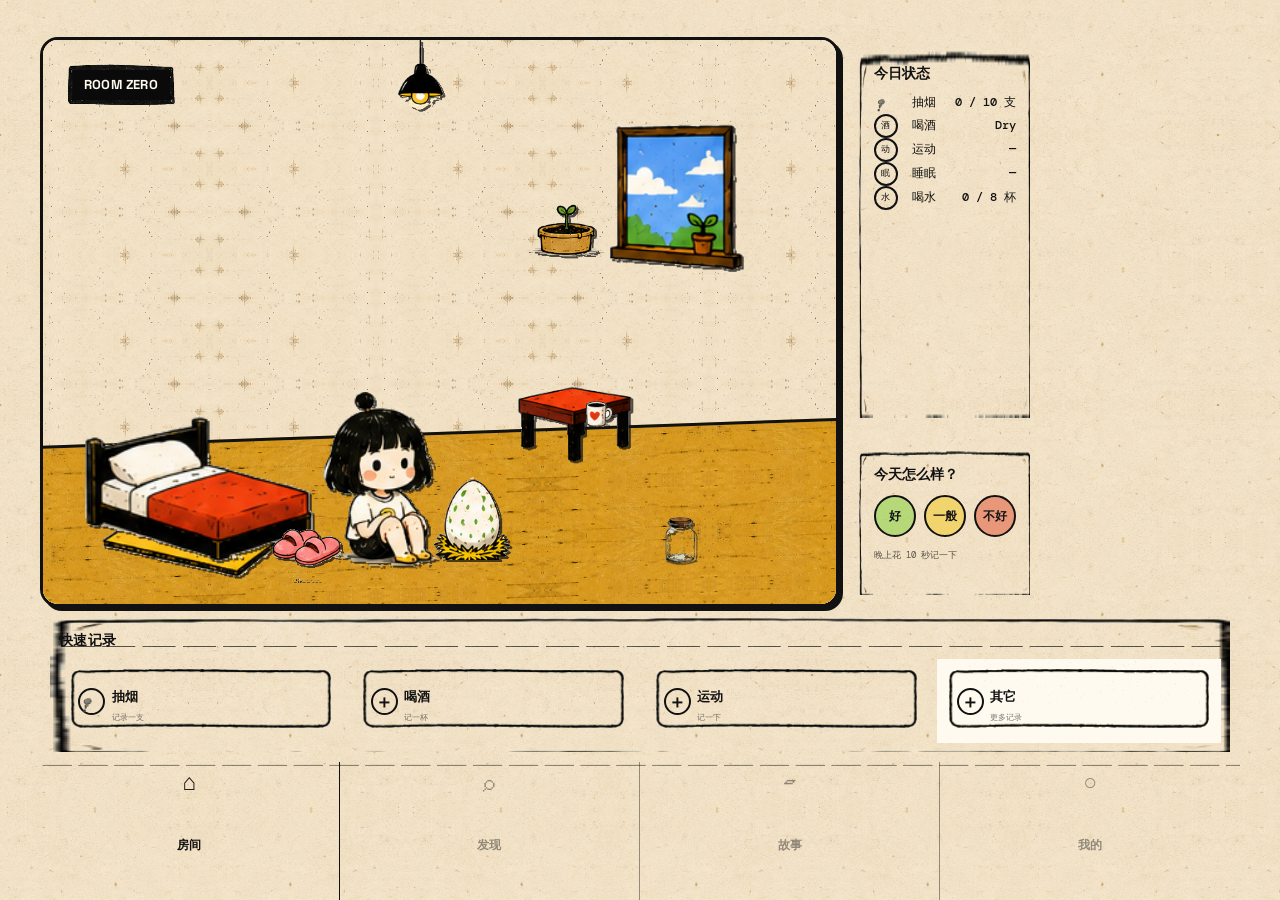
<file: index.html>
<!doctype html>
<html lang="zh-CN">
  <head>
    <meta charset="UTF-8" />
    <meta name="viewport" content="width=device-width, initial-scale=1, viewport-fit=cover" />
    <meta name="theme-color" content="#f7f3e8" />
    <meta name="description" content="ALIVE · 把自己养回来。" />
    <meta name="mobile-web-app-capable" content="yes" />
    <meta name="apple-mobile-web-app-capable" content="yes" />
    <title>ALIVE · Room Zero</title>
    <link rel="stylesheet" href="./styles.css?v=5.6-layout-fix" />
  </head>
  <body>
    <div class="app-shell" id="app-shell" data-mode="folded" data-layout-mode="folded">
      <main class="app-main" id="app" aria-live="polite"></main>
    </div>
    <div class="toast" id="toast" role="status" aria-live="polite"></div>
    <div class="sheet-backdrop" id="sheet-backdrop"></div>
    <section class="bottom-sheet" id="bottom-sheet" role="dialog" aria-modal="true" aria-labelledby="sheet-title" hidden></section>
    <script type="module" src="./app.js?v=5.6-layout-fix"></script>
  </body>
</html>
</file>
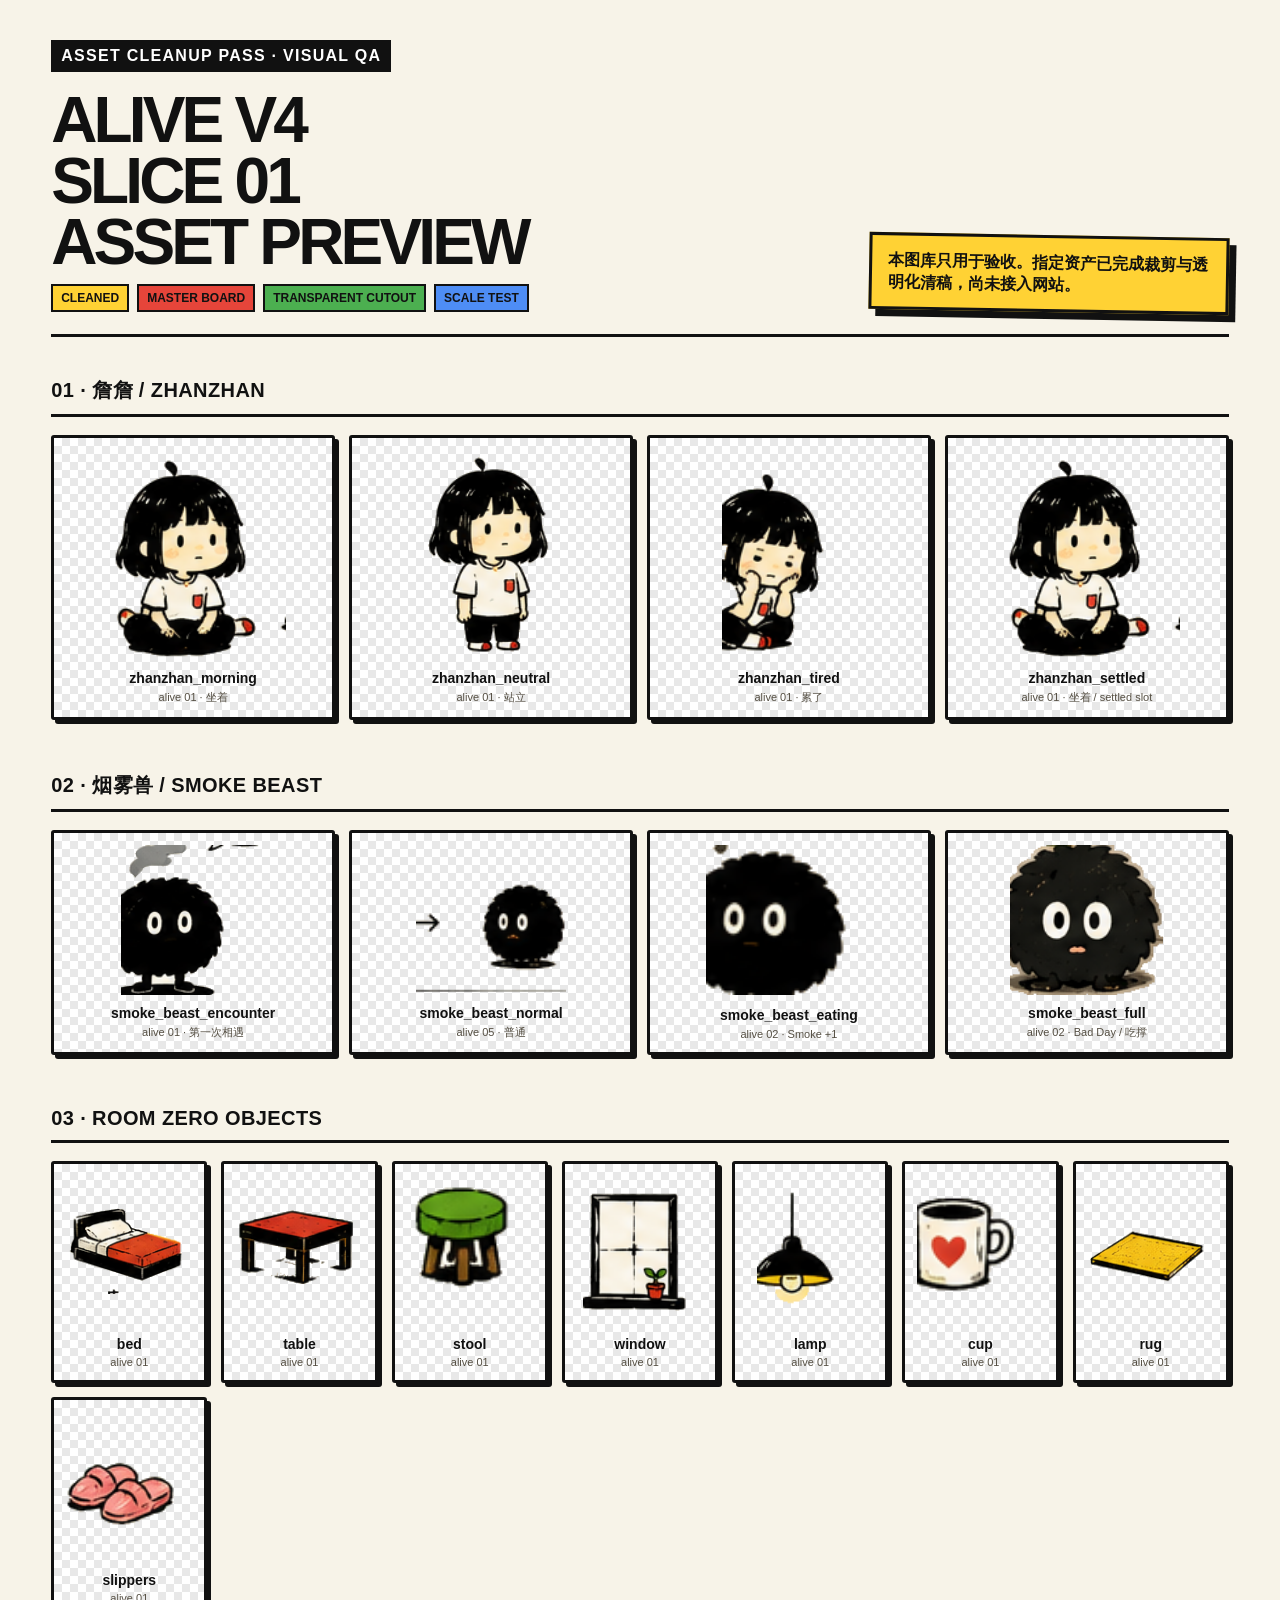
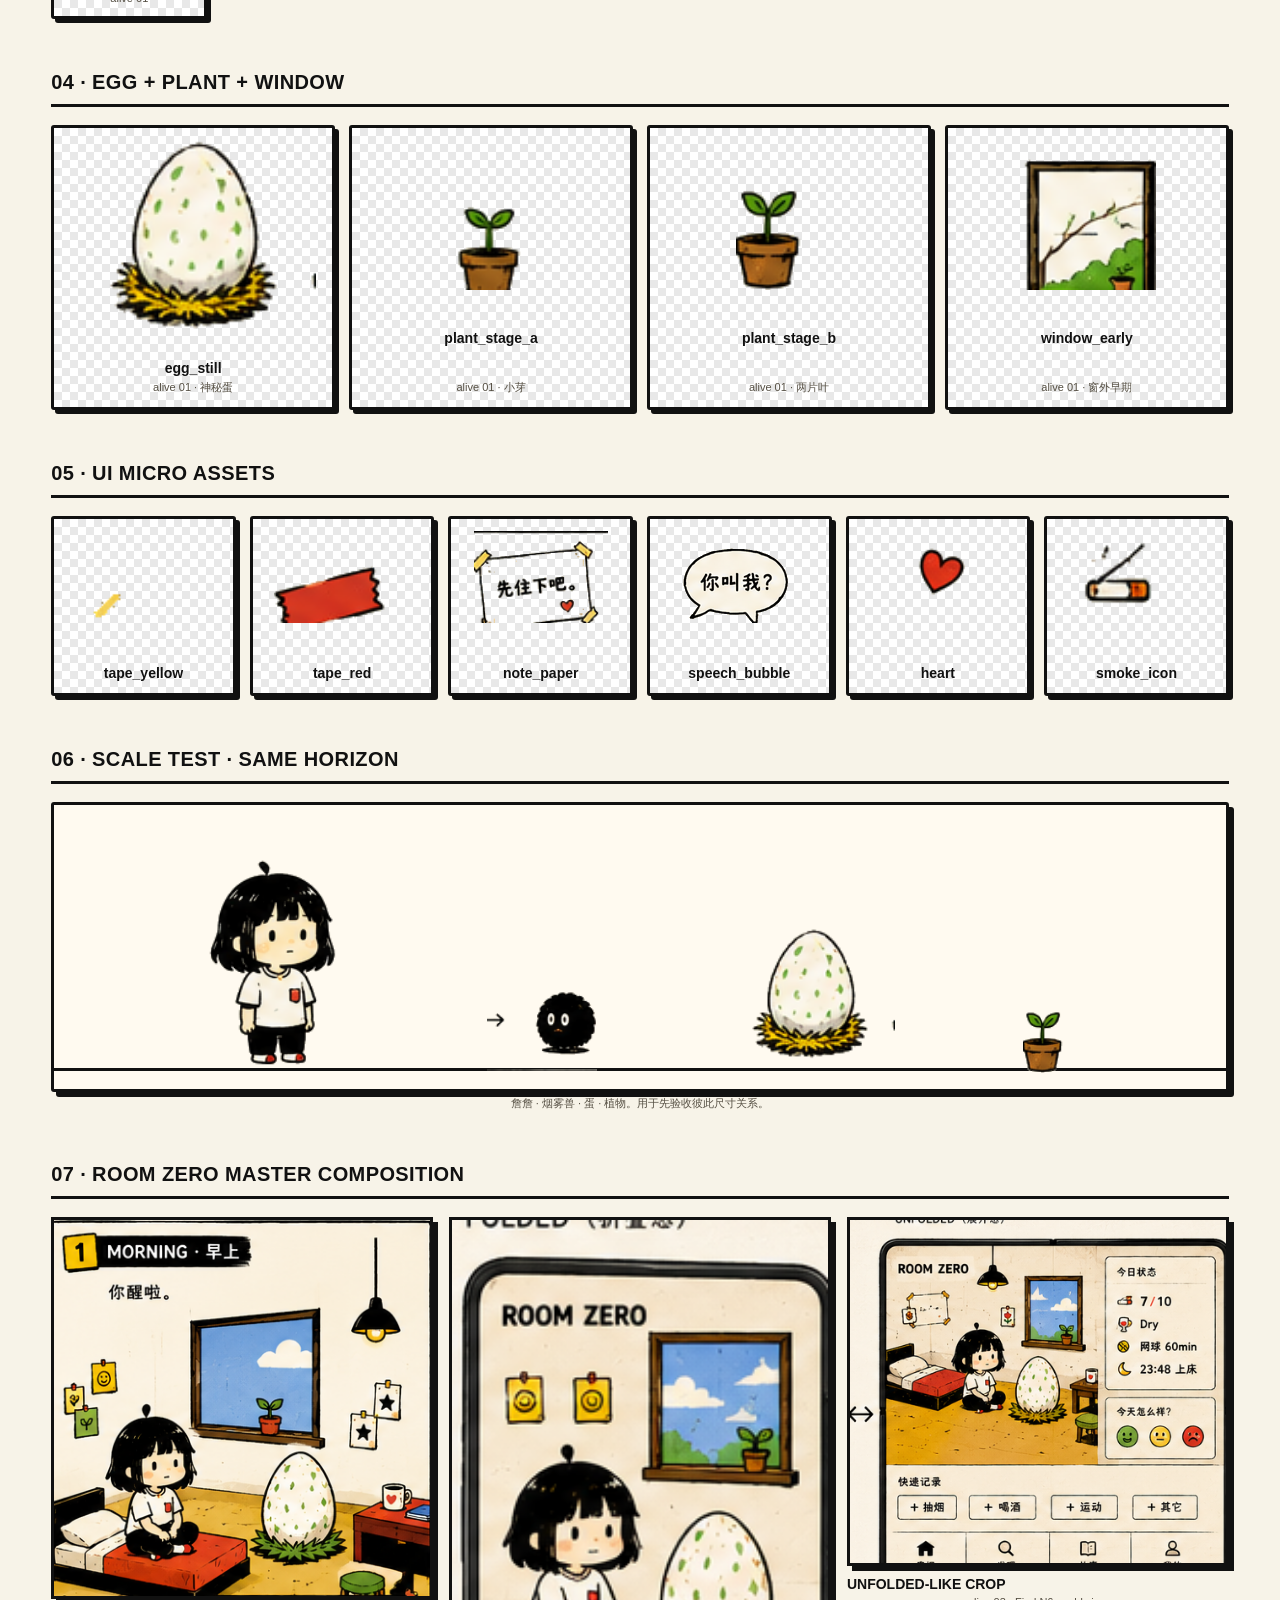
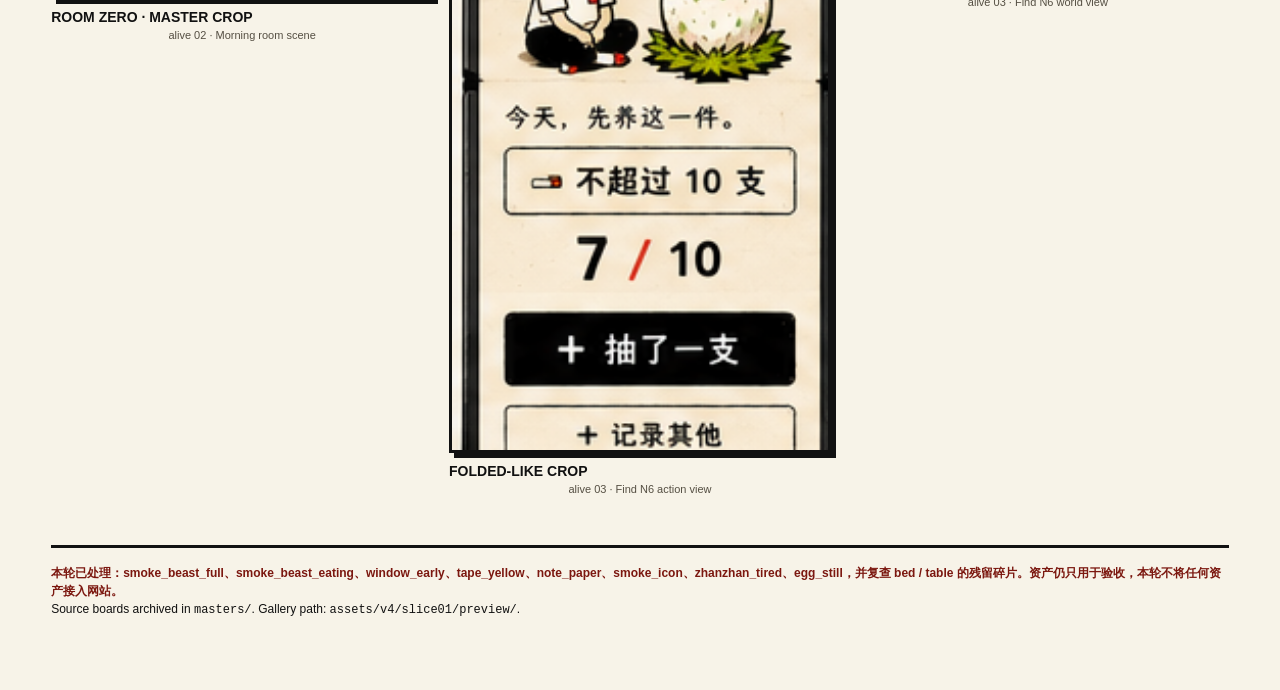
<file: assets/v4/slice01/preview/ALIVE_V4_SLICE01_ASSET_PREVIEW_GALLERY.html>
<!doctype html>
<html lang="zh-CN">
<head>
  <meta charset="utf-8">
  <meta name="viewport" content="width=device-width, initial-scale=1, viewport-fit=cover">
  <title>ALIVE V4 · Slice 01 Asset Preview Gallery</title>
  <style>
    :root{--paper:#f7f3e8;--ink:#111;--yellow:#ffd234;--red:#e6453a;--green:#4caf50;--blue:#4e8df5;--line:3px solid var(--ink)}
    *{box-sizing:border-box} body{margin:0;background:#151515;color:var(--ink);font-family:Arial,Helvetica,sans-serif}
    main{max-width:1320px;margin:0 auto;background:var(--paper);min-height:100vh;padding:28px clamp(16px,4vw,52px) 72px}
    h1,h2,h3,p{margin:0} h1{font-size:clamp(30px,5vw,68px);line-height:.95;letter-spacing:-.06em;text-transform:uppercase}
    h2{font-size:20px;letter-spacing:.02em;text-transform:uppercase;border-bottom:var(--line);padding:10px 0;margin-bottom:18px}
    h3{font-size:14px;margin-top:10px} .kicker{display:inline-block;background:var(--ink);color:#fff;padding:7px 10px;font-weight:800;letter-spacing:.08em;margin:12px 0 18px}
    .intro{display:flex;justify-content:space-between;gap:24px;align-items:flex-end;border-bottom:var(--line);padding-bottom:22px;margin-bottom:28px}
    .note{max-width:360px;background:var(--yellow);border:var(--line);padding:14px 16px;box-shadow:7px 7px 0 var(--ink);font-weight:700;line-height:1.35;transform:rotate(1deg)}
    section{margin:30px 0 42px}.grid{display:grid;grid-template-columns:repeat(auto-fit,minmax(150px,1fr));gap:14px}
    .card{border:var(--line);background:#fffaf0;min-height:180px;padding:12px;display:flex;flex-direction:column;align-items:center;justify-content:space-between;box-shadow:4px 4px 0 var(--ink)}
    .card.wide{align-items:stretch}.asset{width:100%;height:150px;object-fit:contain}.asset.tall{height:210px}.asset.small{height:92px}.source{font-size:11px;color:#554f43;margin-top:4px;text-align:center}
    .checker{background-color:#fff;border-radius:3px;background-image:linear-gradient(45deg,#e8e8e8 25%,transparent 25%),linear-gradient(-45deg,#e8e8e8 25%,transparent 25%),linear-gradient(45deg,transparent 75%,#e8e8e8 75%),linear-gradient(-45deg,transparent 75%,#e8e8e8 75%);background-size:16px 16px;background-position:0 0,0 8px,8px -8px,-8px 0}
    .composition{display:grid;grid-template-columns:repeat(auto-fit,minmax(240px,1fr));gap:16px}.composition img{width:100%;display:block;border:var(--line);background:#fffaf0;box-shadow:5px 5px 0 var(--ink)}
    .scale-stage{height:290px;position:relative;border:var(--line);background:#fffaf0;overflow:hidden;display:flex;align-items:flex-end;justify-content:space-evenly;padding:0 10px 16px;box-shadow:5px 5px 0 var(--ink)}
    .scale-stage:after{content:"";position:absolute;left:0;right:0;bottom:18px;border-bottom:3px solid var(--ink)}
    .scale-stage img{position:relative;z-index:1;object-fit:contain;object-position:center bottom;max-width:26%;height:220px}.scale-stage img:nth-child(2){height:110px}.scale-stage img:nth-child(3){height:145px}.scale-stage img:nth-child(4){height:92px}
    .legend{display:flex;flex-wrap:wrap;gap:8px;margin:12px 0 0}.legend span{border:2px solid var(--ink);padding:5px 8px;font-size:12px;font-weight:700;background:#fffaf0}.legend .yellow{background:var(--yellow)}.legend .red{background:var(--red)}.legend .green{background:var(--green)}.legend .blue{background:var(--blue)}
    footer{border-top:var(--line);padding-top:16px;margin-top:50px;font-size:12px;line-height:1.5}.warning{color:#7b170f;font-weight:700}
    @media(max-width:560px){main{padding-top:18px}.intro{display:block}.note{margin-top:26px}.grid{grid-template-columns:repeat(2,minmax(0,1fr))}.card{min-height:155px;padding:8px}.asset{height:118px}.asset.tall{height:170px}.scale-stage{height:220px}.scale-stage img{height:170px}.scale-stage img:nth-child(2){height:82px}.scale-stage img:nth-child(3){height:105px}.scale-stage img:nth-child(4){height:70px}}
  </style>
</head>
<body>
<main>
  <div class="intro"><div><div class="kicker">ASSET CLEANUP PASS · VISUAL QA</div><h1>ALIVE V4<br>SLICE 01<br>ASSET PREVIEW</h1><div class="legend"><span class="yellow">CLEANED</span><span class="red">MASTER BOARD</span><span class="green">TRANSPARENT CUTOUT</span><span class="blue">SCALE TEST</span></div></div><div class="note">本图库只用于验收。指定资产已完成裁剪与透明化清稿，尚未接入网站。</div></div>

  <section><h2>01 · 詹詹 / ZHANZHAN</h2><div class="grid">
    <article class="card checker"><img class="asset tall" src="../characters/zhanzhan/zhanzhan_morning.png"><h3>zhanzhan_morning</h3><div class="source">alive 01 · 坐着</div></article>
    <article class="card checker"><img class="asset tall" src="../characters/zhanzhan/zhanzhan_neutral.png"><h3>zhanzhan_neutral</h3><div class="source">alive 01 · 站立</div></article>
    <article class="card checker"><img class="asset tall" src="../characters/zhanzhan/zhanzhan_tired.png"><h3>zhanzhan_tired</h3><div class="source">alive 01 · 累了</div></article>
    <article class="card checker"><img class="asset tall" src="../characters/zhanzhan/zhanzhan_settled.png"><h3>zhanzhan_settled</h3><div class="source">alive 01 · 坐着 / settled slot</div></article>
  </div></section>

  <section><h2>02 · 烟雾兽 / SMOKE BEAST</h2><div class="grid">
    <article class="card checker"><img class="asset" src="../characters/smoke-beast/smoke_beast_encounter.png"><h3>smoke_beast_encounter</h3><div class="source">alive 01 · 第一次相遇</div></article>
    <article class="card checker"><img class="asset" src="../characters/smoke-beast/smoke_beast_normal.png"><h3>smoke_beast_normal</h3><div class="source">alive 05 · 普通</div></article>
    <article class="card checker"><img class="asset" src="../characters/smoke-beast/smoke_beast_eating.png"><h3>smoke_beast_eating</h3><div class="source">alive 02 · Smoke +1</div></article>
    <article class="card checker"><img class="asset" src="../characters/smoke-beast/smoke_beast_full.png"><h3>smoke_beast_full</h3><div class="source">alive 02 · Bad Day / 吃撑</div></article>
  </div></section>

  <section><h2>03 · ROOM ZERO OBJECTS</h2><div class="grid">
    <article class="card checker"><img class="asset" src="../room/bed.png"><h3>bed</h3><div class="source">alive 01</div></article>
    <article class="card checker"><img class="asset" src="../room/table.png"><h3>table</h3><div class="source">alive 01</div></article>
    <article class="card checker"><img class="asset" src="../room/stool.png"><h3>stool</h3><div class="source">alive 01</div></article>
    <article class="card checker"><img class="asset" src="../room/window.png"><h3>window</h3><div class="source">alive 01</div></article>
    <article class="card checker"><img class="asset" src="../room/lamp.png"><h3>lamp</h3><div class="source">alive 01</div></article>
    <article class="card checker"><img class="asset" src="../room/cup.png"><h3>cup</h3><div class="source">alive 01</div></article>
    <article class="card checker"><img class="asset" src="../room/rug.png"><h3>rug</h3><div class="source">alive 01</div></article>
    <article class="card checker"><img class="asset" src="../room/slippers.png"><h3>slippers</h3><div class="source">alive 01</div></article>
  </div></section>

  <section><h2>04 · EGG + PLANT + WINDOW</h2><div class="grid">
    <article class="card checker"><img class="asset tall" src="../world/egg_still.png"><h3>egg_still</h3><div class="source">alive 01 · 神秘蛋</div></article>
    <article class="card checker"><img class="asset" src="../world/plant_stage_a.png"><h3>plant_stage_a</h3><div class="source">alive 01 · 小芽</div></article>
    <article class="card checker"><img class="asset" src="../world/plant_stage_b.png"><h3>plant_stage_b</h3><div class="source">alive 01 · 两片叶</div></article>
    <article class="card checker"><img class="asset" src="../world/window_early.png"><h3>window_early</h3><div class="source">alive 01 · 窗外早期</div></article>
  </div></section>

  <section><h2>05 · UI MICRO ASSETS</h2><div class="grid">
    <article class="card checker"><img class="asset small" src="../ui/tape_yellow.png"><h3>tape_yellow</h3></article>
    <article class="card checker"><img class="asset small" src="../ui/tape_red.png"><h3>tape_red</h3></article>
    <article class="card checker"><img class="asset small" src="../ui/note_paper.png"><h3>note_paper</h3></article>
    <article class="card checker"><img class="asset small" src="../ui/speech_bubble.png"><h3>speech_bubble</h3></article>
    <article class="card checker"><img class="asset small" src="../ui/heart.png"><h3>heart</h3></article>
    <article class="card checker"><img class="asset small" src="../ui/smoke_icon.png"><h3>smoke_icon</h3></article>
  </div></section>

  <section><h2>06 · SCALE TEST · SAME HORIZON</h2><div class="scale-stage checker"><img src="../characters/zhanzhan/zhanzhan_neutral.png"><img src="../characters/smoke-beast/smoke_beast_normal.png"><img src="../world/egg_still.png"><img src="../world/plant_stage_b.png"></div><div class="source">詹詹 · 烟雾兽 · 蛋 · 植物。用于先验收彼此尺寸关系。</div></section>

  <section><h2>07 · ROOM ZERO MASTER COMPOSITION</h2><div class="composition"><div><img src="room_zero_master_composition.png"><h3>ROOM ZERO · MASTER CROP</h3><div class="source">alive 02 · Morning room scene</div></div><div><img src="room_zero_folded_like.png"><h3>FOLDED-LIKE CROP</h3><div class="source">alive 03 · Find N6 action view</div></div><div><img src="room_zero_unfolded_like.png"><h3>UNFOLDED-LIKE CROP</h3><div class="source">alive 03 · Find N6 world view</div></div></div></section>

  <footer><div class="warning">本轮已处理：smoke_beast_full、smoke_beast_eating、window_early、tape_yellow、note_paper、smoke_icon、zhanzhan_tired、egg_still，并复查 bed / table 的残留碎片。资产仍只用于验收，本轮不将任何资产接入网站。</div><p>Source boards archived in <code>masters/</code>. Gallery path: <code>assets/v4/slice01/preview/</code>.</p></footer>
</main>
</body></html>
</file>
<file: styles.css>
@import url('https://fonts.googleapis.com/css2?family=Bungee&family=DM+Mono:wght@400;500&family=Space+Grotesk:wght@500;600;700&display=swap');
:root { --alive-bg:#f7f3e8; --alive-paper:#fffaf0; --alive-ink:#111; --alive-yellow:#ffd234; --alive-red:#e84938; --alive-green:#66a747; --alive-blue:#4c8bd3; --alive-soft-line:rgba(17,17,17,.18); --alive-shadow:5px 5px 0 var(--alive-ink); --display:'Space Grotesk','Arial Rounded MT Bold',Arial,sans-serif; --mono:'DM Mono',ui-monospace,SFMono-Regular,Menlo,monospace; }
* { box-sizing:border-box; }
html { min-height:100%; background:var(--alive-ink); }
body { min-width:320px; min-height:100%; margin:0; color:var(--alive-ink); background:var(--alive-bg); font-family:var(--display); -webkit-font-smoothing:antialiased; }
button { border:0; color:inherit; font:inherit; cursor:pointer; }
button:focus-visible { outline:3px solid var(--alive-blue); outline-offset:3px; }
img { display:block; max-width:100%; }
.app-shell { min-height:100svh; padding-bottom:70px; background:var(--alive-bg); }
.topbar { position:sticky; z-index:20; top:0; display:grid; grid-template-columns:1fr auto 1fr; align-items:center; min-height:70px; padding:0 clamp(16px,4vw,54px); border-bottom:3px solid var(--alive-ink); background:rgba(247,243,232,.96); }
.brand { display:inline-flex; justify-self:start; align-items:baseline; gap:10px; padding:7px 0; background:transparent; text-align:left; }
.brand-name { font-family:Bungee,var(--display); font-size:23px; letter-spacing:.02em; }
.brand-sub { font-size:11px; font-weight:700; }
.mode-switch { display:flex; gap:3px; padding:3px; border:2px solid var(--alive-ink); background:var(--alive-paper); box-shadow:3px 3px 0 var(--alive-ink); }
.mode-button { min-height:42px; padding:0 13px; background:transparent; font-size:11px; font-weight:700; }
.mode-button.active { color:var(--alive-paper); background:var(--alive-ink); }
.top-actions { display:flex; justify-self:end; align-items:center; gap:9px; }
.sync-state { font-family:var(--mono); font-size:9px; }
.sync-state[data-status=pending] { color:#9d6f00; }
.sync-dot { width:10px; height:10px; border:2px solid var(--alive-ink); border-radius:50%; background:var(--alive-green); }
.sync-dot[data-status=pending] { background:var(--alive-yellow); }
.avatar-button { width:42px; height:42px; border:2px solid var(--alive-ink); background:var(--alive-yellow); box-shadow:3px 3px 0 var(--alive-ink); font-weight:700; }
.app-main { width:min(1420px,100%); margin:0 auto; padding:31px clamp(16px,4vw,54px) 48px; }
.today-view { min-height:calc(100svh - 170px); }
.page-kicker,.section-kicker { display:flex; justify-content:space-between; align-items:center; gap:16px; font-family:var(--mono); font-size:10px; letter-spacing:.04em; text-transform:uppercase; }
.page-kicker { padding-bottom:13px; border-bottom:2px solid var(--alive-ink); }
.page-kicker small,.section-kicker small { font-size:9px; opacity:.58; }
.morning-line { display:flex; justify-content:space-between; align-items:end; gap:16px; margin:22px 0 24px; }
.mini-label { display:block; margin-bottom:6px; font-family:var(--mono); font-size:10px; letter-spacing:.06em; text-transform:uppercase; }
.morning-line h1 { max-width:650px; margin:0; font-size:clamp(30px,4.6vw,58px); line-height:.9; letter-spacing:-.09em; }
.timezone-note { font-family:var(--mono); font-size:9px; line-height:1.55; text-align:right; opacity:.6; }
.world-layout { display:grid; grid-template-columns:minmax(0,1.48fr) minmax(330px,.72fr); gap:25px; align-items:start; }
.world-column { min-width:0; }
.action-column { display:flex; flex-direction:column; gap:13px; }
.world-stage-wrap { position:relative; }
.world-caption { margin-top:10px; font-family:var(--mono); font-size:9px; opacity:.55; }
.room-scene { position:relative; isolation:isolate; min-height:clamp(510px,47vw,680px); overflow:hidden; border:3px solid var(--alive-ink); background:var(--alive-paper); box-shadow:var(--alive-shadow); }
.room-wall,.room-floor { position:absolute; inset:0; z-index:-3; }
.room-wall { background:#f7f1e2; }
.room-floor { top:67%; bottom:0; background:#e5b934; border-top:3px solid var(--alive-ink); transform:skewY(-2deg); transform-origin:right; }
.room-scene.grey-air .room-wall { background:#eee7d9; }
.room-scene.grey-air .room-floor { background:#d6b452; }
.room-label { position:absolute; z-index:8; top:18px; left:18px; display:flex; align-items:baseline; gap:9px; }
.room-label span { padding:6px 9px; color:var(--alive-paper); background:var(--alive-ink); font-size:13px; font-weight:700; letter-spacing:.03em; }
.room-label small { font-family:var(--mono); font-size:9px; }
.room-note { position:absolute; z-index:9; top:18px; right:19px; min-width:125px; max-width:190px; padding:12px 14px 14px; border:2px solid var(--alive-ink); background:var(--alive-paper); box-shadow:3px 3px 0 var(--alive-ink); font-size:12px; font-weight:700; transform:rotate(2deg); }
.room-note img { position:absolute; width:35px; right:7px; bottom:-9px; transform:rotate(-5deg); }
.room-note.note-settled { background:var(--alive-yellow); }
.room-native-note { position:absolute; z-index:5; top:18%; left:29%; display:flex; align-items:center; gap:8px; padding:10px 14px; border:2px solid var(--alive-ink); background:var(--alive-paper); font-size:clamp(14px,2vw,22px); font-weight:700; transform:rotate(-2deg); }
.room-native-note:before { content:''; position:absolute; width:32px; height:6px; left:50%; top:-9px; background:var(--alive-yellow); transform:translateX(-50%) rotate(3deg); }
.room-native-note img { width:22px; }
.room-asset { position:absolute; max-width:none; object-fit:contain; user-select:none; pointer-events:none; filter:drop-shadow(2px 2px 0 rgba(17,17,17,.72)); }
.room-window { z-index:1; top:18%; right:25%; width:18%; }
.room-lamp { z-index:3; top:0; left:56%; width:14%; transform:translateX(-50%); }
.room-bed { z-index:2; left:3%; bottom:6%; width:43%; }
.room-rug { z-index:1; left:35%; bottom:3%; width:39%; }
.room-table { z-index:2; right:3%; bottom:7%; width:24%; }
.room-stool { z-index:3; right:11%; bottom:3%; width:12%; }
.room-cup { z-index:4; right:12%; bottom:28%; width:8%; }
.room-slippers { z-index:4; left:28%; bottom:4%; width:15%; }
.room-plant { z-index:4; right:22%; bottom:23%; width:12%; }
.room-egg { z-index:3; left:54%; bottom:7%; width:22%; transform:translateX(-50%); }
.room-zhanzhan { z-index:6; left:36%; bottom:6%; width:18%; }
.room-smoke-beast { position:absolute; z-index:7; right:23%; bottom:8%; width:15%; padding:0; background:transparent; filter:drop-shadow(3px 3px 0 rgba(17,17,17,.72)); }
.room-smoke-beast>img { width:100%; transition:transform .18s ease; }
.room-smoke-beast:active>img { transform:scale(.96); }
.dialogue { position:absolute; top:-35px; right:-45px; width:106px; aspect-ratio:1.42; }
.dialogue img { position:absolute; inset:0; width:100%; }
.dialogue b { position:absolute; inset:25% 12% 16%; display:grid; place-items:center; font-size:11px; white-space:nowrap; }
.pop-stamp { position:absolute; z-index:10; left:45%; top:48%; padding:11px 17px; color:var(--alive-paper); background:var(--alive-red); border:3px solid var(--alive-ink); box-shadow:4px 4px 0 var(--alive-ink); font-size:24px; font-weight:700; transform:rotate(-7deg); animation:pop-in .3s ease both; }
@keyframes pop-in { from{opacity:0;transform:rotate(-7deg) scale(.7)} to{opacity:1;transform:rotate(-7deg) scale(1)} }
.morning-summary { display:grid; gap:5px; padding:14px 15px; border:2px solid var(--alive-ink); background:var(--alive-paper); box-shadow:3px 3px 0 var(--alive-ink); }
.morning-summary strong { font-size:16px; }
.morning-summary small { font-family:var(--mono); font-size:10px; line-height:1.45; }
.morning-summary.empty { background:var(--alive-blue); }
.morning-summary.empty strong,.morning-summary.empty small { color:var(--alive-paper); }
.mobile-morning { display:none; }
.focus-note { position:relative; padding:16px 17px 14px; border:2px solid var(--alive-ink); background:var(--alive-yellow); box-shadow:4px 4px 0 var(--alive-ink); }
.note-heading { display:flex; justify-content:space-between; align-items:center; font-family:var(--mono); font-size:10px; font-weight:500; }
.note-heading img { width:36px; transform:rotate(-8deg); }
.focus-copy { display:grid; gap:4px; margin:15px 0 12px; }
.focus-copy span { font-size:13px; font-weight:600; }
.focus-copy strong { font-size:clamp(27px,3vw,39px); line-height:.93; letter-spacing:-.08em; }
.focus-progress { height:12px; overflow:hidden; border:2px solid var(--alive-ink); background:var(--alive-paper); }
.focus-progress span { display:block; height:100%; background:var(--alive-green); border-right:2px solid var(--alive-ink); transition:width .25s ease; }
.focus-meta { display:flex; justify-content:space-between; align-items:center; margin-top:8px; }
.focus-meta b { font-family:var(--mono); font-size:12px; }
.focus-meta button { min-height:40px; padding:4px 7px; border-bottom:2px solid var(--alive-ink); background:transparent; font-size:10px; font-weight:700; }
.smoke-action-wrap { display:grid; gap:0; }
.smoke-primary { display:grid; grid-template-columns:52px 1fr auto; align-items:center; gap:12px; min-height:76px; padding:10px 13px; border:3px solid var(--alive-ink); background:var(--alive-ink); color:var(--alive-paper); box-shadow:4px 4px 0 var(--alive-red); text-align:left; }
.smoke-primary:active { transform:translate(2px,2px); box-shadow:2px 2px 0 var(--alive-red); }
.smoke-button-icon { display:grid; place-items:center; width:48px; height:48px; border:2px solid var(--alive-ink); background:var(--alive-yellow); }
.smoke-button-icon img { width:30px; height:30px; object-fit:contain; }
.smoke-button-copy { display:grid; gap:4px; }
.smoke-button-copy b { font-size:17px; }
.smoke-button-copy small { color:rgba(255,250,240,.7); font-family:var(--mono); font-size:9px; }
.smoke-primary>strong { font-family:var(--mono); font-size:24px; }
.smoke-primary>strong em { color:var(--alive-yellow); font-size:12px; font-style:normal; }
.undo-bar { display:flex; justify-content:space-between; align-items:center; min-height:37px; padding:6px 11px; border:2px solid var(--alive-ink); border-top:0; background:var(--alive-red); color:var(--alive-paper); font-family:var(--mono); font-size:10px; }
.undo-bar button { min-height:36px; padding:5px 12px; color:var(--alive-ink); background:var(--alive-yellow); font-weight:700; }
.quick-log { padding:13px 0 4px; border-top:2px solid var(--alive-ink); border-bottom:2px solid var(--alive-ink); }
.quick-buttons { display:grid; grid-template-columns:1fr 1fr; gap:8px; margin-top:11px; }
.quick-button { display:grid; grid-template-columns:29px 1fr; align-items:center; gap:3px 8px; min-height:55px; padding:7px 9px; border:2px solid var(--alive-ink); background:var(--alive-paper); text-align:left; }
.quick-button>span { grid-row:span 2; display:grid; place-items:center; width:27px; height:27px; border:2px solid var(--alive-ink); border-radius:50%; font-size:18px; font-weight:700; }
.quick-button b { font-size:11px; }
.quick-button small { font-family:var(--mono); font-size:8px; opacity:.55; }
.quick-button.active { background:var(--alive-red); color:var(--alive-paper); }
.quick-button.active>span { color:var(--alive-ink); background:var(--alive-yellow); }
.quick-button.muted { opacity:.56; }
.today-state { display:grid; grid-template-columns:1.3fr 1fr 1fr; gap:9px; align-items:center; padding:11px 12px; border:2px solid var(--alive-ink); background:var(--alive-paper); }
.state-title { grid-column:1/-1; font-family:var(--mono); font-size:9px; text-transform:uppercase; opacity:.62; }
.state-main { display:flex; align-items:center; gap:7px; }
.state-main img { width:22px; height:22px; object-fit:contain; }
.state-main strong { font-family:var(--mono); font-size:20px; }
.state-mini { display:grid; gap:3px; font-size:10px; }
.state-mini span { font-family:var(--mono); font-size:8px; opacity:.55; }
.state-mini b { font-size:11px; }
.checkin-entry { display:grid; grid-template-columns:1fr auto 25px; align-items:center; gap:10px; width:100%; min-height:64px; padding:11px 13px; border:2px solid var(--alive-ink); background:var(--alive-blue); color:var(--alive-paper); text-align:left; box-shadow:3px 3px 0 var(--alive-ink); }
.checkin-entry.done { background:var(--alive-green); }
.checkin-entry span { font-size:14px; font-weight:700; }
.checkin-entry b { font-family:var(--mono); font-size:9px; font-weight:500; opacity:.9; }
.checkin-entry i { font-size:21px; font-style:normal; }
.below-room { display:grid; grid-template-columns:.8fr 1.2fr; gap:19px; margin-top:23px; }
.world-growth { display:grid; align-content:center; gap:8px; min-height:120px; padding:17px; border:2px solid var(--alive-ink); background:var(--alive-paper); box-shadow:3px 3px 0 var(--alive-ink); }
.world-growth strong { font-size:15px; line-height:1.3; letter-spacing:-.04em; }
.world-growth i { color:var(--alive-red); font-style:normal; }
.world-growth small { font-family:var(--mono); font-size:9px; opacity:.62; }
.recent-strip { display:grid; grid-template-columns:1fr 1fr; min-height:120px; border:2px solid var(--alive-ink); background:var(--alive-paper); }
.recent-strip>div { display:grid; align-content:center; gap:5px; padding:13px; border-right:2px solid var(--alive-ink); }
.recent-strip>div:last-child { border-right:0; }
.recent-strip strong { font-size:12px; line-height:1.2; }
.dev-tools { display:flex; flex-wrap:wrap; align-items:center; gap:7px; margin-top:26px; padding:10px; border:2px dashed var(--alive-ink); font-family:var(--mono); font-size:9px; }
.dev-tools>span { color:var(--alive-red); font-weight:700; }
.dev-tools button { min-height:34px; padding:5px 8px; border:1px solid var(--alive-ink); background:var(--alive-paper); font-size:9px; }
.dev-tools small { width:100%; opacity:.55; }
.settlement-view { width:min(100%,1040px); margin:0 auto; }
.settlement-head { position:relative; margin:35px 0 25px; padding:20px 0 24px; border-top:3px solid var(--alive-ink); border-bottom:3px solid var(--alive-ink); }
.settlement-head:after { content:'♥'; position:absolute; top:17px; right:4%; color:var(--alive-red); font-size:44px; transform:rotate(10deg); }
.settlement-head h1 { margin:18px 0 9px; font-size:clamp(46px,8vw,100px); line-height:.82; letter-spacing:-.11em; }
.settlement-head h1 em { color:var(--alive-red); font-style:normal; }
.settlement-head p { margin:0; font-family:var(--mono); font-size:11px; }
.settlement-room { position:relative; margin-bottom:20px; }
.settlement-room .room-scene { min-height:min(58vw,560px); }
.settlement-room-title { position:absolute; z-index:12; top:17px; left:50%; padding:6px 9px; color:var(--alive-paper); background:var(--alive-ink); font-family:var(--mono); font-size:10px; transform:translateX(-50%) rotate(-2deg); }
.settlement-change-label { position:absolute; z-index:12; left:50%; bottom:13px; padding:8px 12px; border:2px solid var(--alive-ink); background:var(--alive-yellow); font-size:13px; font-weight:700; transform:translateX(-50%) rotate(-2deg); }
.settlement-grid { display:grid; grid-template-columns:1fr 1fr; gap:17px; }
.summary-card,.change-card { min-height:250px; padding:17px; border:2px solid var(--alive-ink); background:var(--alive-paper); box-shadow:4px 4px 0 var(--alive-ink); }
.summary-card { background:var(--alive-yellow); }
.summary-card ul { display:grid; gap:0; padding:0; margin:15px 0 0; list-style:none; }
.summary-card li { display:flex; justify-content:space-between; gap:10px; padding:12px 0; border-bottom:2px solid var(--alive-ink); font-size:12px; }
.summary-card li strong { font-family:var(--mono); font-size:11px; }
.change-card { background:var(--alive-blue); color:var(--alive-paper); }
.change-visual { display:flex; align-items:center; gap:16px; margin:23px 0 16px; }
.change-visual img { width:92px; height:92px; object-fit:contain; filter:drop-shadow(2px 2px 0 var(--alive-ink)); }
.change-visual span { max-width:170px; font-size:16px; font-weight:700; line-height:1.05; }
.change-card p { margin-top:22px; font-family:var(--mono); font-size:10px; line-height:1.6; }
.settlement-footer { display:flex; justify-content:space-between; gap:14px; align-items:center; margin:22px 0 17px; padding:13px 0; border-top:2px solid var(--alive-ink); border-bottom:2px solid var(--alive-ink); }
.settlement-footer span { font-family:var(--mono); font-size:9px; opacity:.58; }
.settlement-footer strong { font-size:16px; }
.primary-button { display:flex; justify-content:space-between; align-items:center; width:100%; min-height:54px; padding:0 15px; border:2px solid var(--alive-ink); background:var(--alive-ink); color:var(--alive-paper); box-shadow:4px 4px 0 var(--alive-red); font-size:14px; font-weight:700; }
.primary-button span { color:var(--alive-yellow); font-size:23px; }
.bottom-dock { position:fixed; z-index:30; left:0; right:0; bottom:0; display:flex; justify-content:space-between; align-items:center; min-height:51px; padding:0 clamp(16px,4vw,54px); border-top:3px solid var(--alive-ink); background:var(--alive-ink); color:var(--alive-paper); }
.dock-item { font-size:13px; font-weight:700; }
.dock-mark { margin-right:8px; color:var(--alive-red); }
.dock-status { font-family:var(--mono); font-size:9px; opacity:.68; }
.toast { position:fixed; z-index:100; left:50%; bottom:68px; max-width:calc(100vw - 30px); padding:11px 14px; border:2px solid var(--alive-ink); background:var(--alive-yellow); box-shadow:4px 4px 0 var(--alive-ink); font-size:12px; font-weight:700; opacity:0; pointer-events:none; transform:translate(-50%,14px) rotate(-1deg); transition:.2s ease; }
.toast.show { opacity:1; transform:translate(-50%,0) rotate(-1deg); }
.sheet-backdrop { position:fixed; z-index:80; inset:0; background:rgba(17,17,17,.47); opacity:0; pointer-events:none; transition:opacity .2s; }
.sheet-backdrop.show { opacity:1; pointer-events:auto; }
.bottom-sheet { position:fixed; z-index:90; left:50%; bottom:0; width:min(100%,620px); max-height:90svh; overflow-y:auto; padding:26px 21px calc(23px + env(safe-area-inset-bottom)); border:3px solid var(--alive-ink); border-bottom:0; background:var(--alive-paper); box-shadow:7px 0 0 var(--alive-yellow); transform:translateX(-50%); }
.bottom-sheet[hidden] { display:none; }
.sheet-close { position:absolute; top:13px; right:14px; width:44px; height:44px; border:2px solid var(--alive-ink); background:var(--alive-yellow); font-size:21px; line-height:1; }
.sheet-kicker { font-family:var(--mono); font-size:10px; }
.bottom-sheet h2 { max-width:450px; margin:15px 0 8px; font-size:35px; line-height:.9; letter-spacing:-.08em; }
.sheet-copy { max-width:430px; margin:0 0 21px; font-family:var(--mono); font-size:10px; line-height:1.6; opacity:.62; }
.scale-row,.food-row { display:grid; grid-template-columns:74px 1fr; align-items:center; gap:11px; padding:10px 0; border-bottom:2px solid var(--alive-soft-line); }
.scale-row>span,.food-row>span { font-size:12px; font-weight:700; }
.scale-row>div,.food-row>div { display:grid; grid-template-columns:repeat(5,1fr); gap:5px; }
.scale-choice,.food-choice { min-height:44px; border:2px solid var(--alive-ink); background:transparent; font-family:var(--mono); font-size:11px; }
.scale-choice.selected,.food-choice.selected { background:var(--alive-green); color:var(--alive-paper); }
.food-row { margin-bottom:19px; }
.food-row>div { grid-template-columns:repeat(3,1fr); }
.target-stepper { display:grid; grid-template-columns:52px 1fr 52px; gap:12px; align-items:center; margin:27px 0 23px; }
.target-stepper button { width:52px; height:52px; border:2px solid var(--alive-ink); background:var(--alive-yellow); font-size:25px; }
.target-stepper strong { font-family:var(--mono); font-size:36px; text-align:center; }
.target-stepper small { font-size:12px; }
.app-shell[data-mode=folded] .app-main { padding-top:20px; }
.app-shell[data-mode=folded] .morning-line { margin:13px 0 14px; }
.app-shell[data-mode=folded] .morning-line h1 { font-size:clamp(28px,4vw,42px); }
.app-shell[data-mode=folded] .desktop-morning { display:none; }
.app-shell[data-mode=folded] .action-column { gap:9px; }
.app-shell[data-mode=folded] .room-scene { min-height:clamp(250px,32svh,400px); }
.app-shell[data-mode=folded] .world-caption { display:none; }
@media (max-width:900px) { .world-layout{grid-template-columns:1fr}.desktop-morning{display:none}.mobile-morning{display:block;margin-top:15px}.action-column{display:grid;grid-template-columns:1fr 1fr;gap:13px}.action-column>.focus-note,.action-column>.smoke-action-wrap,.action-column>.today-state,.action-column>.checkin-entry{grid-column:1/-1}.quick-log{padding-top:0;border-top:0} }
@media (min-width:901px) { .app-shell[data-mode=folded] .world-layout{grid-template-columns:1fr}.app-shell[data-mode=folded] .action-column{display:grid;grid-template-columns:repeat(2,minmax(0,1fr));gap:14px}.app-shell[data-mode=folded] .action-column>.focus-note,.app-shell[data-mode=folded] .action-column>.smoke-action-wrap,.app-shell[data-mode=folded] .action-column>.today-state,.app-shell[data-mode=folded] .action-column>.checkin-entry{grid-column:1/-1} }
@media (max-width:580px) { .app-shell{padding-bottom:62px}.topbar{grid-template-columns:1fr auto;min-height:64px;padding:0 13px}.brand-name{font-size:20px}.brand-sub,.sync-state{display:none}.mode-switch{position:absolute;top:72px;left:50%;transform:translateX(-50%)}.mode-button{min-height:39px;padding:0 10px;font-size:9px}.avatar-button{width:36px;height:36px}.app-main{padding:54px 13px 28px}.page-kicker{font-size:8px}.page-kicker small{font-size:8px}.morning-line{align-items:start;margin:20px 0 16px}.morning-line h1{font-size:32px}.timezone-note{display:none}.room-scene{min-height:440px;box-shadow:3px 3px 0 var(--alive-ink)}.room-label{top:12px;left:11px;gap:5px}.room-label span{font-size:10px}.room-label small{font-size:7px}.room-note{top:45px;right:10px;max-width:122px;padding:8px 9px 10px;font-size:9px}.room-native-note{top:20%;left:30%;padding:8px 10px;font-size:13px}.room-native-note img{width:16px}.room-window{top:17%;right:7%;width:29%}.room-lamp{width:17%;left:56%}.room-bed{left:1%;bottom:6%;width:52%}.room-rug{left:30%;bottom:2%;width:49%}.room-table{right:0;bottom:7%;width:35%}.room-stool{right:8%;bottom:3%;width:15%}.room-cup{right:12%;bottom:28%;width:10%}.room-slippers{left:27%;bottom:4%;width:19%}.room-plant{right:23%;bottom:22%;width:15%}.room-egg{left:53%;bottom:7%;width:28%}.room-zhanzhan{left:34%;bottom:6%;width:24%}.room-smoke-beast{right:22%;bottom:8%;width:19%}.dialogue{top:-30px;right:-30px;width:82px}.dialogue b{font-size:8px}.pop-stamp{left:40%;top:47%;padding:8px 11px;font-size:18px}.action-column{display:flex;gap:11px}.focus-note{padding:13px 12px 11px}.focus-copy strong{font-size:29px}.smoke-primary{grid-template-columns:45px 1fr auto;min-height:70px;gap:8px;padding:8px;box-shadow:3px 3px 0 var(--alive-red)}.smoke-button-icon{width:40px;height:40px}.smoke-button-icon img{width:25px;height:25px}.smoke-button-copy b{font-size:15px}.smoke-primary>strong{font-size:20px}.today-state{padding:10px}.state-main strong{font-size:18px}.checkin-entry{min-height:58px;padding:9px 10px}.checkin-entry span{font-size:12px}.checkin-entry b{font-size:8px}.below-room{grid-template-columns:1fr;gap:14px}.world-growth,.recent-strip{min-height:104px}.recent-strip>div{padding:11px}.bottom-dock{min-height:47px;padding:0 13px}.dock-status{font-size:7px}.toast{bottom:63px;font-size:10px}.settlement-head{margin-top:27px}.settlement-head h1{font-size:58px}.settlement-room .room-scene{min-height:430px}.settlement-grid{grid-template-columns:1fr}.summary-card,.change-card{min-height:auto}.settlement-footer{display:grid}.bottom-sheet{padding:23px 14px calc(18px + env(safe-area-inset-bottom))}.bottom-sheet h2{font-size:32px}.scale-row,.food-row{grid-template-columns:63px 1fr;gap:8px} }
@media (prefers-reduced-motion:reduce) { *,*::before,*::after{scroll-behavior:auto!important;animation-duration:.01ms!important;animation-iteration-count:1!important;transition-duration:.01ms!important} }

/* V4 Game Shell rebuild: the room is the product surface. */
:root { --shell-cream:#f7f3e8; --shell-paper:#fffaf0; --shell-ink:#111111; --shell-yellow:#ffd234; --shell-red:#e84938; --shell-green:#66a747; --shell-blue:#4c8bd3; --shell-shadow:4px 4px 0 var(--shell-ink); }
html, body { background:var(--shell-ink); }
body { overflow-x:hidden; }
.app-shell { min-height:100svh; padding:0; background:var(--shell-cream); }
.app-main { width:100%; max-width:none; margin:0; padding:0; }
.game-screen { width:min(1210px,100%); min-height:100svh; margin:0 auto; padding:clamp(10px,2.2vw,26px); border:3px solid var(--shell-ink); border-radius:28px; box-shadow:7px 7px 0 var(--shell-ink); background:var(--shell-cream); }
.game-screen:before { display:none; }
.game-layout { display:grid; grid-template-columns:minmax(0,2.05fr) minmax(245px,.95fr); gap:clamp(10px,1.6vw,22px); width:min(1160px,100%); margin:0 auto; align-items:stretch; }
.game-world { min-width:0; }
.world-stage-wrap { height:100%; }
.room-scene { min-height:0; height:clamp(420px,63svh,650px); border:3px solid var(--shell-ink); border-radius:22px; box-shadow:var(--shell-shadow); background:var(--shell-paper); }
.room-wall { background:#f8f0df; }
.room-floor { top:67%; background:#e7bb35; }
.room-scene.grey-air .room-wall { background:#eee7d9; }
.room-scene.grey-air .room-floor { background:#d7b65a; }
.room-label { top:18px; left:18px; }
.room-label span { padding:7px 10px; font-size:13px; }
.room-label small { display:none; }
.room-note { display:none; }
.room-native-note { top:18%; left:30%; padding:8px 12px; font-size:clamp(13px,1.7vw,20px); }
.game-hud { display:flex; flex-direction:column; justify-content:flex-start; gap:12px; min-width:0; padding:clamp(8px,1.5vw,18px) 0; }
.today-state { display:block; padding:17px; border:2px solid var(--shell-ink); border-radius:10px; background:var(--shell-paper); box-shadow:3px 3px 0 var(--shell-ink); }
.state-title { margin-bottom:18px; font-family:var(--mono); font-size:11px; font-weight:700; opacity:1; }
.state-main { gap:10px; }
.state-main img { width:28px; height:28px; }
.state-main strong { font-size:clamp(25px,3.2vw,40px); }
.state-mini { display:none; }
.mood-entry { display:grid; grid-template-columns:1fr auto; gap:7px 10px; width:100%; min-height:118px; padding:17px; border:2px solid var(--shell-ink); border-radius:10px; background:var(--shell-paper); box-shadow:3px 3px 0 var(--shell-ink); text-align:left; }
.mood-entry span { grid-column:1/-1; font-size:16px; font-weight:700; }
.mood-entry b { font-family:var(--mono); font-size:10px; font-weight:500; align-self:end; }
.mood-entry i { align-self:end; font-size:24px; font-style:normal; }
.mood-entry.good { background:#eef5df; }
.mood-entry.rough { background:#f6e2d8; }
.game-focus { width:min(1160px,100%); margin:clamp(10px,1.7vw,20px) auto 0; }
.focus-note { padding:9px 12px 10px; border:0; border-bottom:2px solid var(--shell-ink); background:transparent; box-shadow:none; }
.note-heading { font-family:var(--display); font-size:clamp(14px,2vw,19px); font-weight:700; }
.note-heading img { width:31px; }
.focus-copy { display:none; }
.focus-target { position:relative; display:flex; align-items:center; gap:9px; width:min(350px,100%); min-height:48px; margin-top:8px; padding:5px 10px; border:2px solid var(--shell-ink); border-radius:7px; background:var(--shell-paper); text-align:left; }
.focus-target img { width:20px; height:20px; object-fit:contain; }
.focus-target strong { font-size:clamp(17px,2vw,23px); }
.focus-target span { margin-left:auto; font-family:var(--mono); font-size:9px; opacity:.6; }
.focus-progress { width:min(350px,100%); height:5px; margin-top:8px; border:1px solid var(--shell-ink); background:var(--shell-paper); }
.focus-progress span { background:var(--shell-green); }
.game-action-row { display:grid; grid-template-columns:minmax(0,1.08fr) minmax(250px,.92fr); gap:14px; width:min(1160px,100%); margin:0 auto; align-items:start; }
.smoke-primary { min-height:70px; border-radius:8px; box-shadow:4px 4px 0 var(--shell-red); }
.smoke-primary>strong { font-size:24px; }
.quick-log { padding:0; border:0; }
.quick-log .section-kicker { min-height:24px; padding:0 2px; border-bottom:2px solid var(--shell-ink); font-family:var(--display); font-size:11px; font-weight:700; }
.quick-log .section-kicker small { display:none; }
.quick-buttons { grid-template-columns:1fr 1fr; margin-top:8px; }
.quick-button { min-height:55px; border-radius:6px; }
.quick-button.active { background:var(--shell-paper); color:var(--shell-ink); }
.quick-button.active>span { background:var(--shell-yellow); }
.quick-button.muted { opacity:1; background:var(--shell-paper); }
.undo-bar { border-radius:0 0 8px 8px; }
.game-nav { display:grid; grid-template-columns:repeat(4,1fr); width:min(1160px,100%); margin:14px auto 0; border-top:2px solid var(--shell-ink); border-bottom:2px solid var(--shell-ink); }
.game-nav button { display:grid; gap:3px; justify-items:center; min-height:63px; padding:8px 5px; background:transparent; border-right:1px solid var(--shell-ink); }
.game-nav button:last-child { border-right:0; }
.game-nav button span { font-size:24px; line-height:1; }
.game-nav button b { font-size:11px; }
.game-nav button:not(.active) { opacity:.42; }
.below-room, .world-caption, .mobile-morning, .desktop-morning, .recent-strip, .world-growth, .checkin-entry { display:none !important; }
.dev-tools { width:min(1160px,100%); margin:15px auto 0; }
.settlement-view { width:100%; max-width:1160px; margin:0 auto; padding:0; }
.settlement-view .page-kicker { display:none; }
.settlement-head { margin:0 auto 14px; padding:0 0 9px; border-top:0; border-bottom:2px solid var(--shell-ink); }
.settlement-head:after { display:none; }
.settlement-head h1 { margin:0; font-size:clamp(29px,5vw,56px); letter-spacing:-.08em; }
.settlement-head p { display:none; }
.settlement-room-title { top:13px; }
.settlement-room .room-scene { height:clamp(390px,65svh,650px); }
.settlement-change-label { bottom:13px; }
.settlement-grid { grid-template-columns:minmax(0,1fr) minmax(0,1fr); gap:12px; }
.summary-card, .change-card { min-height:0; padding:13px; border-radius:8px; box-shadow:3px 3px 0 var(--shell-ink); }
.summary-card { background:var(--shell-paper); }
.change-card { background:var(--shell-paper); color:var(--shell-ink); }
.change-visual { margin:10px 0; }
.change-visual img { width:70px; height:70px; }
.change-visual span { font-size:12px; }
.change-card p { margin:8px 0 0; font-size:9px; }
.settlement-footer { margin:13px 0; }
.settlement-footer strong { font-size:14px; }
.toast { bottom:18px; }
@media (max-width:759px) {
  html, body { background:var(--shell-cream); }
  body { overflow:hidden; }
  .game-screen { height:100svh; min-height:0; overflow:hidden; padding:8px 13px calc(8px + env(safe-area-inset-bottom)); border-radius:23px; box-shadow:3px 3px 0 var(--shell-ink); }
  .game-screen:before { height:2px; margin-bottom:7px; }
  .game-layout { display:block; }
  .game-hud { display:none; }
  .room-scene { height:43svh; min-height:270px; max-height:410px; border-radius:18px; box-shadow:3px 3px 0 var(--shell-ink); }
  .room-label { top:12px; left:12px; }
  .room-label span { padding:5px 8px; font-size:10px; }
  .room-window { top:15%; right:7%; width:29%; }
  .room-lamp { width:17%; }
  .room-bed { left:1%; bottom:6%; width:52%; }
  .room-rug { left:30%; bottom:2%; width:49%; }
  .room-table { right:0; bottom:7%; width:35%; }
  .room-stool { right:8%; bottom:3%; width:15%; }
  .room-cup { right:12%; bottom:28%; width:10%; }
  .room-slippers { left:27%; bottom:4%; width:19%; }
  .room-plant { right:23%; bottom:22%; width:15%; }
  .room-egg { left:53%; bottom:7%; width:28%; }
  .room-zhanzhan { left:34%; bottom:6%; width:24%; }
  .room-smoke-beast { right:22%; bottom:8%; width:19%; }
  .room-native-note { display:none; }
  .game-focus { margin-top:6px; }
  .focus-note { padding:4px 2px 5px; }
  .note-heading { font-size:13px; }
  .focus-target { width:100%; min-height:43px; margin-top:5px; }
  .focus-target strong { font-size:18px; }
  .focus-progress { width:100%; height:4px; margin-top:5px; }
  .game-action-row { display:block; margin-top:7px; }
  .smoke-primary { min-height:58px; grid-template-columns:40px 1fr auto; gap:8px; padding:6px 8px; box-shadow:3px 3px 0 var(--shell-red); }
  .smoke-button-icon { width:38px; height:38px; }
  .smoke-button-icon img { width:23px; height:23px; }
  .smoke-button-copy b { font-size:15px; }
  .smoke-button-copy small { font-size:8px; }
  .smoke-primary>strong { font-size:20px; }
  .quick-log { margin-top:5px; }
  .quick-log .section-kicker { display:none; }
  .quick-buttons { grid-template-columns:1fr 1fr; margin-top:0; gap:7px; }
  .quick-button { min-height:38px; padding:4px 8px; grid-template-columns:24px 1fr; }
  .quick-button>span { width:23px; height:23px; font-size:15px; }
  .quick-button b { font-size:10px; }
  .quick-button small { display:none; }
  .game-nav { display:none; }
  .undo-bar { min-height:31px; padding:3px 8px; }
  .undo-bar button { min-height:28px; padding:3px 10px; }
  .toast { bottom:10px; }
}

/* Final room/detail overrides: this block intentionally wins over legacy cascades. */
.room-egg {
  width:14.5%;
  left:54%;
  bottom:7%;
  opacity:1 !important;
  mix-blend-mode:normal;
  background:transparent;
}
.room-egg, .room-plant, .room-seed-jar, .room-resident, .room-smoke-beast { transform-origin:center bottom; }
.room-plant { width:8%; right:22%; bottom:23%; }
.room-seed-jar { right:5%; bottom:8%; width:5%; }
.room-seed-jar span { display:none; }
.room-resident { transform:none !important; }
.room-smoke-beast { right:12%; bottom:11%; width:7.8%; }
.resident-liver { right:23%; bottom:15%; width:8.6%; }
.resident-muscle { right:4%; bottom:14%; width:10.4%; }
.resident-moon { right:7%; top:31%; bottom:auto; width:7.8%; }
.resident-water { right:8%; top:39%; bottom:auto; width:6.8%; }
.smoke-count-outside { flex-wrap:wrap; row-gap:2px; }
.smoke-count-outside em { margin-left:0; color:var(--shell-ink); opacity:.58; font-family:var(--mono); font-size:9px; }
.state-main { flex-wrap:wrap; }
.state-main small { width:100%; margin-left:38px; color:var(--shell-ink); font-family:var(--mono); font-size:9px; opacity:.62; }
.settlement-facts { display:grid; grid-template-columns:repeat(4,minmax(0,1fr)); gap:8px; margin-top:15px; }
.settlement-fact { display:grid; gap:3px; min-width:0; padding:9px 7px 8px; border:2px solid var(--shell-ink); background:rgba(255,250,240,.32); }
.settlement-fact b { font-size:18px; line-height:1; }
.settlement-fact span { font-family:var(--mono); font-size:8px; opacity:.62; }
.settlement-fact strong { overflow-wrap:anywhere; font-family:var(--mono); font-size:11px; line-height:1.1; }
.settlement-note { background:var(--shell-yellow); }

@media (max-width:759px) {
  .room-scene { min-height:clamp(440px,61svh,560px); }
  .room-zhanzhan { left:34%; bottom:6%; width:30%; }
  .room-egg { left:57%; bottom:7%; width:21%; }
  .room-plant { right:24%; bottom:22%; width:9%; }
  .room-seed-jar { right:5%; bottom:10%; width:8.5%; }
  .room-smoke-beast { right:10%; bottom:11%; width:13%; }
  .resident-liver { right:22%; bottom:17%; width:11.5%; }
  .resident-muscle { right:3%; bottom:16%; width:14%; }
  .resident-moon { right:8%; top:30%; width:11.5%; }
  .resident-water { right:9%; top:39%; width:9%; }
  .settlement-facts { gap:5px; }
  .settlement-fact { padding:8px 5px; }
  .settlement-fact b { font-size:15px; }
  .settlement-fact strong { font-size:9px; }
}

/* Detail pass: stable room anchors, truthful smoke numbers, and opaque hero egg. */
.room-egg {
  opacity:1 !important;
  mix-blend-mode:normal;
  background:transparent;
}
.room-egg, .room-plant, .room-seed-jar, .room-resident, .room-smoke-beast { transform-origin:center bottom; }
.room-egg { width:14.5%; left:54%; bottom:7%; transform:translateX(-50%); }
.room-plant { width:8%; right:22%; bottom:23%; }
.room-seed-jar { right:5%; bottom:8%; width:5%; }
.room-seed-jar span { display:none; }
.room-resident { transform:none !important; }
.room-smoke-beast { right:12%; bottom:11%; width:7.8%; }
.resident-liver { right:23%; bottom:15%; width:8.6%; }
.resident-muscle { right:4%; bottom:14%; width:10.4%; }
.resident-moon { right:7%; top:31%; bottom:auto; width:7.8%; }
.resident-water { right:8%; top:39%; bottom:auto; width:6.8%; }
.smoke-count-outside { flex-wrap:wrap; row-gap:2px; }
.smoke-count-outside em { margin-left:0; color:var(--shell-ink); opacity:.58; font-family:var(--mono); font-size:9px; }
.state-main { flex-wrap:wrap; }
.state-main small { width:100%; margin-left:38px; color:var(--shell-ink); font-family:var(--mono); font-size:9px; opacity:.62; }
.settlement-facts { display:grid; grid-template-columns:repeat(4,minmax(0,1fr)); gap:8px; margin-top:15px; }
.settlement-fact { display:grid; gap:3px; min-width:0; padding:9px 7px 8px; border:2px solid var(--shell-ink); background:rgba(255,250,240,.32); }
.settlement-fact b { font-size:18px; line-height:1; }
.settlement-fact span { font-family:var(--mono); font-size:8px; opacity:.62; }
.settlement-fact strong { overflow-wrap:anywhere; font-family:var(--mono); font-size:11px; line-height:1.1; }
.settlement-note { background:var(--shell-yellow); }

@media (max-width:759px) {
  .room-scene { min-height:clamp(440px,61svh,560px); }
  .room-zhanzhan { left:34%; bottom:6%; width:30%; }
  .room-egg { left:57%; bottom:7%; width:21%; }
  .room-plant { right:24%; bottom:22%; width:9%; }
  .room-seed-jar { right:5%; bottom:10%; width:8.5%; }
  .room-smoke-beast { right:10%; bottom:11%; width:13%; }
  .resident-liver { right:22%; bottom:17%; width:11.5%; }
  .resident-muscle { right:3%; bottom:16%; width:14%; }
  .resident-moon { right:8%; top:30%; width:11.5%; }
  .resident-water { right:9%; top:39%; width:9%; }
  .settlement-facts { gap:5px; }
  .settlement-fact { padding:8px 5px; }
  .settlement-fact b { font-size:15px; }
  .settlement-fact strong { font-size:9px; }
}

@media (max-width:759px) and (orientation:portrait) {
  .app-shell[data-layout-mode="folded"] .game-focus { margin-top:10px; }
  .app-shell[data-layout-mode="folded"] .game-action-row { margin-top:8px; }
}
@media (min-width:760px) and (max-height:760px) { .room-scene { height:clamp(360px,58svh,520px); } }

/* V4 final shell polish: approved material kit + Find N6 composition lock. */
:root {
  --material-paper:url('./assets/v4/material/ALIVE_V4_MATERIAL_ASSETS/texture_paper.png');
  --material-wall:url('./assets/v4/material/ALIVE_V4_MATERIAL_ASSETS/texture_wall.png');
  --material-floor:url('./assets/v4/material/ALIVE_V4_MATERIAL_ASSETS/texture_floor.png');
  --material-panel:url('./assets/v4/material/ALIVE_V4_MATERIAL_ASSETS/frame_panel.png');
  --material-secondary:url('./assets/v4/material/ALIVE_V4_MATERIAL_ASSETS/frame_button_secondary.png');
  --material-cta:url('./assets/v4/material/ALIVE_V4_MATERIAL_ASSETS/frame_cta_black.png');
  --material-label:url('./assets/v4/material/ALIVE_V4_MATERIAL_ASSETS/frame_label_black.png');
  --material-divider:url('./assets/v4/material/ALIVE_V4_MATERIAL_ASSETS/divider_handdrawn.png');
  --material-grain:url('./assets/v4/material/ALIVE_V4_MATERIAL_ASSETS/grain_overlay.png');
}
html, body { background-color:var(--shell-cream); }
body { overflow-x:hidden; overflow-y:auto; }
.app-shell { position:relative; background-color:var(--shell-cream); background-image:var(--material-paper); background-size:406px 270px; }
.app-shell::after { content:''; position:fixed; z-index:50; inset:0; pointer-events:none; background-image:var(--material-grain); background-size:314px 146px; opacity:.075; mix-blend-mode:multiply; }
.game-screen { border-radius:18px; background-color:var(--shell-cream); background-image:var(--material-paper); background-size:406px 270px; }
.room-wall { background-color:#f8f0df; background-image:var(--material-wall); background-size:333px 86px; background-repeat:repeat; }
.room-floor { background-color:#e7bb35; background-image:var(--material-floor); background-size:333px 106px; background-repeat:repeat; }
.room-label span { padding:10px 15px; background:transparent; border:9px solid transparent; border-image:var(--material-label) 20 fill stretch; }
.focus-target, .quick-button, .scale-choice, .food-choice, .sheet-close, .target-stepper button { border:10px solid transparent; border-image:var(--material-secondary) 20 fill stretch; background:transparent; border-radius:0; }
.today-state, .mood-entry, .summary-card, .change-card { border:12px solid transparent; border-image:var(--material-panel) 20 fill stretch; background:transparent; border-radius:0; box-shadow:none; }
.smoke-primary, .primary-button { border:12px solid transparent; border-image:var(--material-cta) 20 fill stretch; background:transparent; border-radius:0; box-shadow:4px 4px 0 var(--shell-red); }
.quick-log .section-kicker { border-bottom:0; background-image:var(--material-divider); background-repeat:repeat-x; background-position:left bottom; background-size:auto 9px; }
.focus-note { background-image:var(--material-divider); background-repeat:repeat-x; background-position:left bottom; background-size:auto 9px; border-bottom:0; }
.focus-progress { display:none; }
.mood-entry.good, .mood-entry.rough { background-color:transparent; }
.settlement-view .summary-card { background-color:transparent; }
.settlement-view .change-card { color:var(--shell-ink); background-color:transparent; }
.settlement-head { background-image:var(--material-divider); background-repeat:repeat-x; background-position:left bottom; background-size:auto 9px; border-bottom:0; }
.game-nav { border-top:0; border-bottom:0; background-image:var(--material-divider); background-repeat:repeat-x; background-position:left top, left bottom; background-size:auto 8px; }

/* Folded is a compact handheld game composition, not a shrunken desktop page. */
@media (max-width:759px) {
  html, body { min-height:100%; overflow-x:hidden; overflow-y:auto; }
  body { touch-action:pan-y; }
  .app-shell { min-height:100svh; padding-bottom:0; }
  .game-screen { width:100%; min-height:100svh; height:auto; overflow:visible; padding:8px 13px calc(10px + env(safe-area-inset-bottom)); border:0; border-radius:0; box-shadow:none; }
  .game-layout { display:block; }
  .room-scene { height:56svh; min-height:390px; max-height:520px; border-radius:0; box-shadow:3px 3px 0 var(--shell-ink); }
  .room-label { top:12px; left:12px; }
  .room-label span { padding:7px 11px; border-width:7px; font-size:10px; }
  .room-window { top:13%; right:9%; width:34%; }
  .room-lamp { width:19%; left:54%; }
  .room-bed { left:1%; bottom:5%; width:43%; }
  .room-rug, .room-table, .room-stool, .room-cup, .room-slippers, .room-plant { display:none; }
  .room-egg { left:63%; bottom:5%; width:36%; }
  .room-zhanzhan { left:31%; bottom:5%; width:31%; }
  .room-smoke-beast { right:16%; bottom:7%; width:23%; }
  .game-focus { margin-top:8px; }
  .focus-note { padding:5px 2px 9px; }
  .note-heading { font-size:13px; }
  .note-heading img { width:27px; }
  .focus-target { width:100%; min-height:44px; margin-top:5px; padding:3px 7px; border-width:8px; }
  .focus-target strong { font-size:18px; }
  .focus-target span { font-size:8px; }
  .game-action-row { display:block; margin-top:8px; }
  .smoke-primary { min-height:60px; grid-template-columns:40px 1fr auto; gap:8px; padding:5px 8px; border-width:9px; box-shadow:3px 3px 0 var(--shell-red); }
  .smoke-button-icon { width:38px; height:38px; }
  .smoke-button-copy b { font-size:15px; }
  .smoke-button-copy small { font-size:8px; }
  .smoke-primary>strong { font-size:20px; }
  .quick-log { margin-top:5px; }
  .quick-buttons { grid-template-columns:1fr; margin-top:0; gap:6px; }
  .quick-button { min-height:40px; padding:3px 8px; border-width:8px; }
  .quick-button>span { width:23px; height:23px; }
  .quick-button b { font-size:10px; }
  .undo-bar { border-radius:0; }
  .toast { bottom:10px; }
  .bottom-sheet { border-width:10px; border-image:var(--material-panel) 20 fill stretch; border-bottom:0; border-radius:0; box-shadow:7px 0 0 var(--shell-yellow); }
  .settlement-view { padding:8px 13px calc(18px + env(safe-area-inset-bottom)); }
  .settlement-view .room-scene { height:56svh; min-height:390px; }
}

/* Unfolded remains a composed world view with a narrow supporting HUD. */
@media (min-width:760px) {
  .game-screen { max-width:1380px; }
  .game-layout { grid-template-columns:minmax(0,2.12fr) minmax(265px,.88fr); gap:clamp(13px,1.8vw,24px); }
  .room-scene { height:clamp(450px,62svh,680px); }
  .game-hud { padding-top:8px; }
  .room-label span { border-width:8px; }
  .game-focus { margin-top:12px; }
  .smoke-primary { border-width:11px; }
  .quick-button { border-width:8px; }
}

/* Slice 01 cleanup: quiet character taps, compact smoke feedback, and a real portrait settlement flow. */
.pop-stamp { display:none !important; }
.room-smoke-beast { z-index:7; }
.room-smoke-beast.tap-react > img { transform:translateY(-3px) scale(1.025) rotate(-1deg); }
.dialogue { pointer-events:none; }

.smoke-action-wrap { display:flex; flex-direction:column; align-items:stretch; gap:7px; }
.smoke-count-outside { display:flex; align-items:baseline; justify-content:center; gap:7px; min-height:28px; color:var(--shell-ink); }
.smoke-count-outside span { font-family:var(--mono); font-size:9px; opacity:.6; }
.smoke-count-outside strong { font-family:var(--mono); font-size:clamp(25px,3vw,36px); line-height:1; }
.smoke-count-outside em { margin-left:3px; color:var(--shell-red); font-size:.52em; font-style:normal; }
.smoke-primary { display:flex; align-items:center; justify-content:center; min-height:64px; text-align:center; }
.smoke-primary > b { font-size:clamp(16px,2vw,21px); }
.smoke-primary > strong, .smoke-button-icon, .smoke-button-copy { display:none !important; }
.undo-bar { display:none !important; }
.toast { display:flex; align-items:center; gap:10px; pointer-events:none; }
.toast button { min-height:30px; padding:3px 9px; border:1px solid var(--shell-ink); background:var(--shell-paper); font-family:var(--mono); font-size:10px; font-weight:700; pointer-events:auto; }

@media (max-width:759px) {
  .smoke-action-wrap { gap:5px; }
  .smoke-count-outside { min-height:28px; }
  .smoke-count-outside strong { font-size:26px; }
  .smoke-primary { min-height:58px; padding:5px 8px; border-width:9px; }
  .smoke-primary > b { font-size:16px; }
  .settlement-view { width:100%; max-width:560px; padding:12px 13px calc(24px + env(safe-area-inset-bottom)); }
  .settlement-head { margin:0 0 14px; padding:0 0 11px; }
  .settlement-head h1 { font-size:clamp(36px,11vw,56px); line-height:.9; }
  .settlement-room { margin-bottom:16px; }
  .settlement-room .room-scene { height:clamp(320px,58svh,470px); min-height:320px; max-height:470px; }
  .settlement-room-title { top:11px; left:12px; transform:none; font-size:9px; }
  .settlement-change-label { bottom:10px; max-width:calc(100% - 24px); white-space:nowrap; font-size:11px; }
  .settlement-grid { display:flex; flex-direction:column; gap:12px; }
  .summary-card, .change-card { width:100%; min-height:0; }
  .change-visual { margin:10px 0 8px; }
  .settlement-footer { display:flex; flex-direction:column; align-items:flex-start; gap:6px; margin:14px 0; }
}

@media (prefers-reduced-motion:reduce) {
  .room-smoke-beast.tap-react > img { transform:none; }
}

/* Phase 1: life seeds, resident projections, and lightweight nurture surface. */
.room-seed-jar, .room-resident { position:absolute; padding:0; border:0; background:transparent; }
.room-seed-jar { z-index:8; right:5%; bottom:7%; width:10%; }
.room-seed-jar img, .resident-asset { width:100%; height:auto; object-fit:contain; filter:drop-shadow(2px 2px 0 rgba(17,17,17,.65)); }
.room-seed-jar span { position:absolute; right:-5px; bottom:-4px; min-width:18px; padding:2px 4px; border:2px solid var(--shell-ink); background:var(--shell-yellow); font-family:var(--mono); font-size:9px; line-height:1; }
.room-resident { z-index:8; right:3%; bottom:7%; width:15%; transform:translateX(calc(var(--resident-index) * -105%)); }
.resident-smoke { right:12%; width:16%; bottom:8%; }
.resident-liver { right:3%; width:15%; bottom:8%; }
.resident-muscle { right:3%; width:18%; bottom:6%; }
.resident-moon { right:3%; width:14%; bottom:40%; }
.resident-water { right:3%; width:13%; bottom:34%; }
.room-feedback { position:absolute; z-index:20; left:50%; top:42%; padding:8px 12px; border:2px solid var(--shell-ink); background:var(--shell-yellow); box-shadow:3px 3px 0 var(--shell-ink); font-size:12px; font-weight:700; transform:translateX(-50%) rotate(-2deg); pointer-events:none; }
.nurture-panel { display:grid; gap:12px; margin:16px 0; padding:18px; border:12px solid transparent; border-image:var(--material-panel) 20 fill stretch; background:transparent; }
.nurture-heading { display:flex; justify-content:space-between; gap:12px; align-items:baseline; font-size:18px; font-weight:700; }
.nurture-heading b { font-family:var(--mono); font-size:12px; white-space:nowrap; }
.nurture-copy, .nurture-hint { margin:0; font-family:var(--mono); font-size:10px; opacity:.68; }
.nurture-targets { display:grid; grid-template-columns:repeat(3,1fr); gap:9px; }
.nurture-target { display:grid; grid-template-columns:30px 1fr; align-items:center; gap:3px 7px; min-height:62px; padding:7px; border:8px solid transparent; border-image:var(--material-secondary) 20 fill stretch; background:transparent; text-align:left; }
.nurture-target img { grid-row:span 2; width:28px; height:28px; object-fit:contain; }
.nurture-target span { font-size:12px; font-weight:700; }
.nurture-target small { font-family:var(--mono); font-size:9px; opacity:.6; }
.nurture-target:disabled { opacity:.45; cursor:not-allowed; }
.nurture-finish { width:100%; min-height:48px; padding:9px 12px; border:8px solid transparent; border-image:var(--material-secondary) 20 fill stretch; background:transparent; font-weight:700; text-align:center; }
.secondary-button { min-height:48px; padding:9px 13px; border:8px solid transparent; border-image:var(--material-secondary) 20 fill stretch; background:transparent; font-weight:700; }
.other-log-grid { display:grid; grid-template-columns:1fr 1fr; gap:8px; margin-bottom:6px; }
.other-log-grid button { min-height:48px; padding:7px; border:8px solid transparent; border-image:var(--material-secondary) 20 fill stretch; background:transparent; font-size:12px; font-weight:700; }
.settlement-view .room-seed-jar { display:block; }
@media (max-width:759px) {
  .room-seed-jar { right:4%; bottom:9%; width:15%; }
  .room-resident { right:3%; bottom:8%; width:20%; }
  .resident-smoke { right:12%; width:22%; }
  .resident-liver { right:3%; width:21%; }
  .resident-muscle { right:2%; width:26%; }
  .resident-moon { right:3%; width:19%; bottom:39%; }
  .resident-water { right:3%; width:18%; bottom:34%; }
  .nurture-panel { margin:12px 0; padding:13px; }
  .nurture-heading { font-size:15px; }
  .nurture-targets { gap:6px; }
  .nurture-target { grid-template-columns:22px 1fr; gap:2px 4px; padding:5px; border-width:7px; }
  .nurture-target img { width:22px; height:22px; }
  .nurture-target span { font-size:10px; }
  .nurture-target small { font-size:8px; }
}

/* Final room/detail overrides: this block intentionally wins over legacy cascades. */
.room-egg {
  width:14.5%; left:54%; bottom:7%; opacity:1 !important;
  mix-blend-mode:normal; background:transparent;
}
.room-egg, .room-plant, .room-seed-jar, .room-resident, .room-smoke-beast { transform-origin:center bottom; }
.room-plant { width:8%; right:22%; bottom:23%; }
.room-seed-jar { right:5%; bottom:8%; width:5%; }
.room-seed-jar span { display:none; }
.room-resident { transform:none !important; }
.room-smoke-beast { right:12%; bottom:11%; width:7.8%; }
.resident-liver { right:23%; bottom:15%; width:8.6%; }
.resident-muscle { right:4%; bottom:14%; width:10.4%; }
.resident-moon { right:7%; top:31%; bottom:auto; width:7.8%; }
.resident-water { right:8%; top:39%; bottom:auto; width:6.8%; }
.smoke-count-outside { flex-wrap:wrap; row-gap:2px; }
.smoke-count-outside em { margin-left:0; color:var(--shell-ink); opacity:.58; font-family:var(--mono); font-size:9px; }
.state-main { flex-wrap:wrap; }
.state-main small { width:100%; margin-left:38px; color:var(--shell-ink); font-family:var(--mono); font-size:9px; opacity:.62; }
.settlement-facts { display:grid; grid-template-columns:repeat(4,minmax(0,1fr)); gap:8px; margin-top:15px; }
.settlement-fact { display:grid; gap:3px; min-width:0; padding:9px 7px 8px; border:2px solid var(--shell-ink); background:rgba(255,250,240,.32); }
.settlement-fact b { font-size:18px; line-height:1; }
.settlement-fact span { font-family:var(--mono); font-size:8px; opacity:.62; }
.settlement-fact strong { overflow-wrap:anywhere; font-family:var(--mono); font-size:11px; line-height:1.1; }
.settlement-note { background:var(--shell-yellow); }
.nurture-heading { position:relative; padding-right:42px; }
.nurture-heading > img { position:absolute; right:0; top:-5px; width:34px; height:34px; object-fit:contain; }
.nurture-fx { position:absolute; z-index:16; left:50%; bottom:28%; width:17%; pointer-events:none; transform:translateX(-50%); animation:seed-flight .55s ease-out both; }
.nurture-fx img { width:100%; height:auto; object-fit:contain; filter:drop-shadow(2px 2px 0 rgba(17,17,17,.55)); }
@keyframes seed-flight { from { opacity:0; transform:translate(-50%,14px) scale(.72) rotate(-8deg); } 45% { opacity:1; } to { opacity:.92; transform:translate(-50%,-12px) scale(1) rotate(5deg); } }
@media (max-width:759px) {
  .room-scene { min-height:clamp(440px,61svh,560px); }
  .room-zhanzhan { left:34%; bottom:6%; width:30%; }
  .room-egg { left:57%; bottom:7%; width:21%; }
  .room-plant { right:24%; bottom:22%; width:9%; }
  .room-plant { display:block; }
  .room-seed-jar { right:5%; bottom:10%; width:8.5%; }
  .room-smoke-beast { right:10%; bottom:11%; width:13%; }
  .resident-liver { right:22%; bottom:17%; width:11.5%; }
  .resident-muscle { right:3%; bottom:16%; width:14%; }
  .resident-moon { right:8%; top:30%; width:11.5%; }
  .resident-water { right:9%; top:39%; width:9%; }
  .settlement-facts { gap:5px; }
  .settlement-fact { padding:8px 5px; }
  .settlement-fact b { font-size:15px; }
  .settlement-fact strong { font-size:9px; }
}

@media (prefers-reduced-motion:reduce) {
  .nurture-fx { animation:none; }
}

/* Phase 2: Room Zero composition system.
   All anchors size from the room box; intrinsic PNG dimensions never set scale. */
.room-scene {
  --room-scale-zhan:33%;
  --room-scale-egg:22%;
  --room-scale-muscle:19%;
  --room-scale-liver:16%;
  --room-scale-smoke:15%;
  --room-scale-moon:15%;
  --room-scale-water:13%;
  --room-scale-jar:9%;
  --room-scale-plant:11%;
}
.room-anchor {
  position:absolute;
  display:block;
  box-sizing:border-box;
  margin:0;
  padding:0;
  line-height:0;
}
.room-anchor > img {
  display:block;
  width:100%;
  height:100%;
  object-fit:contain;
  user-select:none;
  pointer-events:none;
  filter:drop-shadow(2px 2px 0 rgba(17,17,17,.72));
}
/* BACK 1–10: room surfaces and wall-mounted scene elements. */
.room-scene .room-wall { z-index:0; }
.room-scene .room-floor { z-index:1; }
.room-anchor.anchor-window { top:14%; right:9%; width:23%; aspect-ratio:155 / 140; z-index:10; }
.room-anchor.anchor-lamp { top:0; left:52%; width:10%; aspect-ratio:118 / 130; transform:translateX(-50%); z-index:11; }
/* MID 20–50: furniture and small room objects. */
.room-anchor.anchor-bed { left:2%; bottom:7%; width:35%; aspect-ratio:198 / 126; z-index:30; }
.room-anchor.anchor-rug { left:4%; bottom:2%; width:34%; aspect-ratio:226 / 120; z-index:20; }
.room-anchor.anchor-table { right:5%; bottom:9%; width:19%; aspect-ratio:166 / 126; z-index:31; }
.room-anchor.anchor-stool { right:13%; bottom:5%; width:10%; aspect-ratio:120 / 126; z-index:32; }
.room-anchor.anchor-cup { right:14%; bottom:27%; width:7%; aspect-ratio:132 / 126; z-index:40; }
.room-anchor.anchor-slippers { left:28%; bottom:4%; width:13%; aspect-ratio:163 / 130; z-index:40; }
.room-anchor.anchor-plant { right:28%; bottom:32%; width:auto; height:var(--room-scale-plant); aspect-ratio:142 / 103; z-index:42; }
.room-anchor.anchor-seed-jar { right:27%; bottom:7%; width:auto; height:var(--room-scale-jar); aspect-ratio:94 / 115; z-index:44; }
/* FRONT 60–100: protagonist, egg and the two supporting-character slots. */
.room-anchor.anchor-protagonist { left:32%; bottom:5%; width:auto; height:var(--room-scale-zhan); aspect-ratio:100 / 135; z-index:70; }
.room-anchor.anchor-egg { left:50%; bottom:5%; width:auto; height:var(--room-scale-egg); aspect-ratio:149 / 163; z-index:72; }
.room-anchor.anchor-resident-left { right:16%; bottom:7%; width:auto; height:var(--room-scale-liver); aspect-ratio:151 / 140; z-index:80; }
.room-anchor.anchor-resident-right { right:2%; bottom:7%; width:auto; height:var(--room-scale-muscle); aspect-ratio:155 / 170; z-index:81; }
.room-anchor.room-smoke-beast { width:auto; height:var(--room-scale-smoke); aspect-ratio:100 / 100; filter:none; }
.room-anchor.room-smoke-beast > img { transition:transform .18s ease; filter:drop-shadow(3px 3px 0 rgba(17,17,17,.72)); }
.room-anchor.room-smoke-beast:active > img { transform:scale(.96); }
.room-anchor.room-resident > img { filter:drop-shadow(2px 2px 0 rgba(17,17,17,.65)); }
.room-anchor.room-seed-jar > img { filter:drop-shadow(2px 2px 0 rgba(17,17,17,.65)); }
.room-anchor.anchor-resident-left.resident-muscle { height:var(--room-scale-muscle); aspect-ratio:155 / 170; }
.room-anchor.anchor-resident-left.resident-moon { height:var(--room-scale-moon); aspect-ratio:147 / 150; }
.room-anchor.anchor-resident-left.resident-water { height:var(--room-scale-water); aspect-ratio:125 / 142; }
.room-anchor.anchor-resident-left.resident-liver { height:var(--room-scale-liver); aspect-ratio:151 / 140; }
.room-anchor.anchor-resident-right.resident-muscle { height:var(--room-scale-muscle); aspect-ratio:155 / 170; }
.room-anchor.anchor-resident-right.resident-moon { height:var(--room-scale-moon); aspect-ratio:147 / 150; }
.room-anchor.anchor-resident-right.resident-water { height:var(--room-scale-water); aspect-ratio:125 / 142; }
.room-anchor.anchor-resident-right.resident-liver { height:var(--room-scale-liver); aspect-ratio:151 / 140; }
.room-anchor.anchor-resident-right.room-smoke-beast { right:2%; bottom:7%; }
.room-anchor.anchor-resident-left.room-resident { right:16%; bottom:7%; }
.room-anchor.anchor-resident-right.room-resident { right:2%; bottom:7%; }
.room-scene .room-asset { position:static; width:100%; height:100%; max-width:none; object-fit:contain; }
.room-scene .room-label { z-index:90; }
.room-scene .room-note { z-index:12; }

@media (max-width:759px) {
  .room-scene {
    --room-scale-zhan:34%;
    --room-scale-egg:22%;
    --room-scale-muscle:19%;
    --room-scale-liver:16%;
    --room-scale-smoke:15%;
    --room-scale-moon:15%;
    --room-scale-water:13%;
    --room-scale-jar:9%;
    --room-scale-plant:11%;
  }
  .room-anchor.anchor-window { top:13%; right:9%; width:25%; }
  .room-anchor.anchor-lamp { left:53%; width:12%; }
  .room-anchor.anchor-bed { left:1%; bottom:7%; width:40%; }
  .room-anchor.anchor-rug,
  .room-anchor.anchor-table,
  .room-anchor.anchor-stool,
  .room-anchor.anchor-cup,
  .room-anchor.anchor-slippers { display:none; }
  .room-anchor.anchor-plant { right:23%; bottom:32%; height:var(--room-scale-plant); }
  .room-anchor.anchor-seed-jar { right:1%; bottom:28%; height:var(--room-scale-jar); }
  .room-anchor.anchor-protagonist { left:29%; bottom:5%; }
  .room-anchor.anchor-egg { left:62%; bottom:5%; }
  .room-anchor.anchor-resident-left.room-resident { right:18%; bottom:8%; }
  .room-anchor.anchor-resident-right.room-resident,
  .room-anchor.anchor-resident-right.room-smoke-beast { right:3%; bottom:8%; }
}

@media (min-width:760px) {
  /* The small table becomes a wall-side mid-layer object so the resident
     slots remain clear on the floor; the stool is intentionally omitted. */
  .room-anchor.anchor-table { top:36%; right:34%; bottom:auto; width:16%; }
  .room-anchor.anchor-cup { top:41%; right:37%; bottom:auto; width:6%; }
  .room-anchor.anchor-stool { display:none; }
}

/* Phase 1 layout architecture: one explicit mode contract, updated by app.js. */
.app-shell[data-layout-mode="folded"] .game-screen { min-height:100svh; height:auto; }
.app-shell[data-layout-mode="folded"] .game-layout { display:block; }
.app-shell[data-layout-mode="folded"] .game-hud { display:none; }
.app-shell[data-layout-mode="folded"] .game-focus { display:block; }
.app-shell[data-layout-mode="folded"] .game-action-row { display:block; width:100%; }
.app-shell[data-layout-mode="folded"] .game-nav { display:none; }
.app-shell[data-layout-mode="folded"] .game-layout,
.app-shell[data-layout-mode="folded"] .game-action-row,
.app-shell[data-layout-mode="unfolded"] .game-layout,
.app-shell[data-layout-mode="unfolded"] .game-action-row { min-width:0; }

@media (max-width:759px) {
  .app-shell[data-layout-mode="folded"] .game-screen { width:100%; overflow:visible; }
  .app-shell[data-layout-mode="folded"] .game-action-row { margin-top:8px; }
}

@media (min-width:760px) {
  .app-shell[data-layout-mode="unfolded"] .game-screen { width:min(1380px,100%); max-width:1380px; min-height:0; }
  .app-shell[data-layout-mode="unfolded"] .game-layout {
    display:grid;
    grid-template-columns:minmax(0,2fr) minmax(0,1fr);
    gap:clamp(13px,1.8vw,24px);
    width:min(1160px,100%);
  }
  .app-shell[data-layout-mode="unfolded"] .game-world,
  .app-shell[data-layout-mode="unfolded"] .game-hud { min-width:0; }
  .app-shell[data-layout-mode="unfolded"] .game-hud { padding-top:0; }
  .app-shell[data-layout-mode="unfolded"] .game-focus { display:none; }
  .app-shell[data-layout-mode="unfolded"] .game-action-row {
    display:grid;
    grid-template-columns:minmax(0,2fr) minmax(0,1fr);
    gap:clamp(13px,1.8vw,24px);
    width:min(1160px,100%);
    margin-top:16px;
  }
  .app-shell[data-layout-mode="unfolded"] .game-action-row > .smoke-action-wrap {
    grid-column:1;
    grid-row:1;
    min-width:0;
  }
  .app-shell[data-layout-mode="unfolded"] .game-action-row > .quick-log {
    grid-column:1;
    grid-row:2;
    min-width:0;
  }
  .app-shell[data-layout-mode="unfolded"] .game-nav { width:min(1160px,100%); }
}

/* Phase 2C: Find N6 first-screen composition.
   The viewport mode owns the information architecture; the room anchors own
   only the scene composition. No portrait page is scaled to fake Unfolded. */
.app-shell[data-layout-mode="unfolded"] .game-screen {
  display:grid;
  grid-template-rows:minmax(0,66fr) minmax(0,18fr) minmax(0,16fr);
  gap:0;
  width:100%;
  max-width:none;
  height:100svh;
  min-height:0;
  padding:clamp(18px,2.4vw,60px);
  overflow:hidden;
  border-radius:24px;
}
.app-shell[data-layout-mode="unfolded"] .game-layout {
  grid-row:1;
  display:grid;
  grid-template-columns:minmax(0,2fr) minmax(0,1fr);
  gap:clamp(12px,1vw,24px);
  width:100%;
  height:100%;
  min-height:0;
  margin:0;
}
.app-shell[data-layout-mode="unfolded"] .game-world,
.app-shell[data-layout-mode="unfolded"] .world-stage-wrap,
.app-shell[data-layout-mode="unfolded"] .room-scene { min-height:0; height:100%; }
.app-shell[data-layout-mode="unfolded"] .game-hud {
  display:flex;
  flex-direction:column;
  gap:clamp(10px,1vw,20px);
  min-height:0;
  padding:0;
}
.app-shell[data-layout-mode="unfolded"] .hud-status { flex:1 1 65%; min-height:0; }
.app-shell[data-layout-mode="unfolded"] .today-state { height:100%; min-height:0; padding:clamp(20px,1.5vw,38px); }
.app-shell[data-layout-mode="unfolded"] .state-title { margin-bottom:clamp(14px,1.2vw,28px); font-size:clamp(16px,1.2vw,30px); }
.state-rows { display:grid; gap:0; }
.state-row { display:grid; grid-template-columns:clamp(28px,2vw,48px) minmax(0,1fr) auto; align-items:center; gap:clamp(7px,.8vw,16px); min-height:clamp(50px,4.5vw,90px); border-top:1px solid var(--shell-soft-line); font-size:clamp(13px,1.05vw,25px); }
.state-row img { width:clamp(22px,1.6vw,38px); height:clamp(22px,1.6vw,38px); object-fit:contain; }
.state-row strong { font-family:var(--mono); font-size:clamp(12px,1vw,24px); font-weight:500; white-space:nowrap; }
.state-mark { display:grid; place-items:center; width:clamp(24px,1.6vw,38px); height:clamp(24px,1.6vw,38px); border:2px solid var(--shell-ink); border-radius:50%; font-family:var(--mono); font-size:clamp(9px,.7vw,16px); }
.app-shell[data-layout-mode="unfolded"] .mood-entry { flex:0 0 31%; min-height:0; padding:clamp(20px,1.5vw,38px); }
.app-shell[data-layout-mode="unfolded"] .mood-entry span { font-size:clamp(16px,1.15vw,28px); }
.app-shell[data-layout-mode="unfolded"] .mood-entry small { align-self:end; font-family:var(--mono); font-size:clamp(10px,.8vw,18px); opacity:.68; }
.mood-options { display:flex; justify-content:space-between; align-items:center; gap:8px; margin-top:auto; }
.mood-options b { display:grid; place-items:center; width:clamp(42px,3vw,70px); height:clamp(42px,3vw,70px); border:2px solid var(--shell-ink); border-radius:50%; font-size:clamp(11px,.9vw,20px); font-weight:700; }
.mood-options b:first-child { background:#b6d879; }
.mood-options b:nth-child(2) { background:#f2d46f; }
.mood-options b:last-child { background:#e89879; }
.app-shell[data-layout-mode="unfolded"] .game-focus { display:none; }
.app-shell[data-layout-mode="unfolded"] .game-action-row {
  grid-row:2;
  display:block;
  width:100%;
  height:100%;
  min-height:0;
  margin:0;
}
.app-shell[data-layout-mode="unfolded"] .quick-log { display:flex; flex-direction:column; height:100%; padding:clamp(12px,1vw,24px) 0 0; }
.app-shell[data-layout-mode="unfolded"] .quick-log .section-kicker { flex:0 0 auto; min-height:clamp(28px,2.5vw,54px); padding:0 clamp(4px,.5vw,12px); font-size:clamp(15px,1.1vw,27px); }
.app-shell[data-layout-mode="unfolded"] .quick-buttons { flex:1; display:grid; grid-template-columns:repeat(4,minmax(0,1fr)); gap:clamp(8px,.8vw,18px); min-height:0; margin-top:clamp(8px,.6vw,16px); }
.app-shell[data-layout-mode="unfolded"] .quick-button { display:grid; grid-template-columns:auto 1fr; grid-template-rows:1fr auto; align-content:center; gap:clamp(5px,.5vw,12px); min-height:0; height:100%; padding:clamp(10px,1vw,24px); border-width:10px; }
.app-shell[data-layout-mode="unfolded"] .quick-button .quick-icon { grid-row:1/-1; align-self:center; }
.quick-icon { display:grid; place-items:center; min-width:clamp(24px,2vw,46px); min-height:clamp(24px,2vw,46px); font-size:clamp(18px,1.4vw,32px); font-weight:700; }
.quick-icon img { width:100%; height:100%; object-fit:contain; }
.app-shell[data-layout-mode="unfolded"] .quick-button b { align-self:end; font-size:clamp(14px,1.1vw,27px); }
.app-shell[data-layout-mode="unfolded"] .quick-button small { font-size:clamp(9px,.7vw,16px); }
.app-shell[data-layout-mode="unfolded"] .game-nav { grid-row:3; align-self:stretch; width:100%; height:100%; min-height:0; margin:0; }
.app-shell[data-layout-mode="unfolded"] .game-nav button { min-height:0; height:100%; gap:clamp(5px,.5vw,12px); font-size:clamp(14px,1.1vw,27px); }
.app-shell[data-layout-mode="unfolded"] .game-nav button span { font-size:clamp(24px,2vw,48px); }
.app-shell[data-layout-mode="unfolded"] .game-nav button b { font-size:clamp(13px,1vw,24px); }
.app-shell[data-layout-mode="unfolded"] .game-action-row > .quick-log { width:100%; }
.app-shell[data-layout-mode="unfolded"] .smoke-action-wrap { display:none; }

/* The Folded target is portrait even when its physical CSS width exceeds the
   compact breakpoint. It keeps the action-first order and no side HUD. */
.app-shell[data-layout-mode="folded"] .game-screen {
  display:grid;
  grid-template-rows:minmax(300px,38fr) minmax(140px,16fr) minmax(250px,46fr);
  gap:0;
  width:100%;
  max-width:none;
  height:100svh;
  min-height:0;
  padding:clamp(10px,2.4vw,28px) clamp(10px,3.2vw,36px) clamp(10px,2.4vw,28px);
  overflow:hidden;
  border:0;
  border-radius:0;
  box-shadow:none;
}
.app-shell[data-layout-mode="folded"] .game-layout { grid-row:1; display:block; width:100%; height:100%; min-height:0; margin:0; }
.app-shell[data-layout-mode="folded"] .game-world,
.app-shell[data-layout-mode="folded"] .world-stage-wrap,
.app-shell[data-layout-mode="folded"] .room-scene { min-height:0; height:100%; }
.app-shell[data-layout-mode="folded"] .game-hud { display:none; }
.app-shell[data-layout-mode="folded"] .game-focus { grid-row:2; display:flex; flex-direction:column; justify-content:center; width:100%; height:100%; min-height:0; margin:0; }
.app-shell[data-layout-mode="folded"] .focus-note { display:flex; flex-direction:column; justify-content:center; height:100%; padding:clamp(8px,1.2vw,18px) 0; }
.app-shell[data-layout-mode="folded"] .note-heading { font-size:clamp(15px,1.5vw,28px); }
.app-shell[data-layout-mode="folded"] .focus-target { align-items:flex-start; width:100%; min-height:clamp(150px,12vw,260px); margin-top:clamp(8px,1vw,20px); padding:clamp(12px,1.2vw,22px); }
.app-shell[data-layout-mode="folded"] .focus-target > img { flex:0 0 auto; margin-top:4px; }
.app-shell[data-layout-mode="folded"] .focus-target-body { display:grid; flex:1; gap:clamp(4px,.5vw,10px); min-width:0; }
.app-shell[data-layout-mode="folded"] .focus-target-body strong { font-size:clamp(20px,2vw,38px); }
.app-shell[data-layout-mode="folded"] .focus-target-body b { font-family:var(--mono); font-size:clamp(32px,4vw,72px); line-height:.95; }
.app-shell[data-layout-mode="folded"] .focus-target-body small { font-family:var(--mono); font-size:clamp(10px,.9vw,18px); opacity:.68; }
.focus-meter { display:block; height:clamp(7px,.7vw,14px); overflow:hidden; border:2px solid var(--shell-ink); background:rgba(255,250,240,.65); }
.focus-meter em { display:block; height:100%; background:var(--shell-red); }
.app-shell[data-layout-mode="folded"] .game-action-row { grid-row:3; display:flex; flex-direction:column; justify-content:flex-start; gap:clamp(8px,1vw,18px); width:100%; height:100%; min-height:0; margin:0; }
.app-shell[data-layout-mode="folded"] .smoke-action-wrap { align-self:stretch; display:flex; align-items:center; width:100%; flex:1 1 auto; }
.app-shell[data-layout-mode="folded"] .smoke-primary { width:100%; min-height:clamp(80px,8vw,150px); }
.app-shell[data-layout-mode="folded"] .smoke-primary > b { font-size:clamp(18px,1.8vw,34px); }
.app-shell[data-layout-mode="folded"] .smoke-count-outside strong { font-size:clamp(28px,3vw,56px); }
.app-shell[data-layout-mode="folded"] .quick-log { width:100%; margin-top:auto; flex:0 0 auto; }
.app-shell[data-layout-mode="folded"] .quick-log .section-kicker { display:none; }
.app-shell[data-layout-mode="folded"] .quick-buttons { display:grid; grid-template-columns:1fr; height:auto; margin:0; }
.app-shell[data-layout-mode="folded"] .quick-button { display:none; }
.app-shell[data-layout-mode="folded"] .quick-button.quick-button-other { display:grid; grid-template-columns:auto 1fr; min-height:clamp(48px,4.5vw,88px); padding:clamp(8px,1vw,18px); }
.app-shell[data-layout-mode="folded"] .quick-button.quick-button-other small { display:none; }
.app-shell[data-layout-mode="folded"] .game-nav { display:none; }

/* Phase 2C room anchors: same room-scale tokens, target-specific spacing. */
.app-shell[data-layout-mode="unfolded"] .room-anchor.anchor-bed { left:1.5%; bottom:7%; width:36%; }
.app-shell[data-layout-mode="unfolded"] .room-anchor.anchor-protagonist { left:34%; bottom:5%; }
.app-shell[data-layout-mode="unfolded"] .room-anchor.anchor-egg { left:54%; bottom:5%; }
.app-shell[data-layout-mode="unfolded"] .room-anchor.anchor-plant { right:29%; top:28%; bottom:auto; height:var(--room-scale-plant); }
.app-shell[data-layout-mode="unfolded"] .room-anchor.anchor-seed-jar { right:17%; bottom:7%; }
.app-shell[data-layout-mode="unfolded"] .room-anchor.anchor-table { right:24%; top:58%; bottom:auto; width:18%; }
.app-shell[data-layout-mode="unfolded"] .room-anchor.anchor-cup { right:27%; top:62%; bottom:auto; width:6%; }
.app-shell[data-layout-mode="unfolded"] .room-anchor.anchor-resident-left.room-resident { right:14%; top:49%; bottom:auto; }
.app-shell[data-layout-mode="unfolded"] .room-anchor.anchor-resident-right.room-resident,
.app-shell[data-layout-mode="unfolded"] .room-anchor.anchor-resident-right.room-smoke-beast { right:3%; bottom:7%; }
.app-shell[data-layout-mode="unfolded"] .room-anchor.anchor-rug { left:4%; bottom:2%; width:34%; }

.app-shell[data-layout-mode="folded"] .room-scene { border-radius:16px; }
.app-shell[data-layout-mode="folded"] .room-anchor.anchor-window { top:11%; right:5%; width:29%; }
.app-shell[data-layout-mode="folded"] .room-anchor.anchor-lamp { left:53%; width:12%; }
.app-shell[data-layout-mode="folded"] .room-anchor.anchor-bed { left:1%; bottom:6%; width:43%; }
.app-shell[data-layout-mode="folded"] .room-anchor.anchor-rug,
.app-shell[data-layout-mode="folded"] .room-anchor.anchor-table,
.app-shell[data-layout-mode="folded"] .room-anchor.anchor-stool,
.app-shell[data-layout-mode="folded"] .room-anchor.anchor-cup,
.app-shell[data-layout-mode="folded"] .room-anchor.anchor-slippers { display:none; }
.app-shell[data-layout-mode="folded"] .room-anchor.anchor-protagonist { left:29%; bottom:5%; }
.app-shell[data-layout-mode="folded"] .room-anchor.anchor-egg { left:58%; bottom:5%; }
.app-shell[data-layout-mode="folded"] .room-anchor.anchor-plant { right:11%; top:43%; bottom:auto; height:10%; }
.app-shell[data-layout-mode="folded"] .room-anchor.anchor-seed-jar { right:3%; bottom:8%; height:var(--room-scale-jar); }
.app-shell[data-layout-mode="folded"] .room-anchor.room-resident { display:none; }
.app-shell[data-layout-mode="folded"] .room-anchor.anchor-resident-right.room-smoke-beast { right:4%; bottom:8%; }

@media (max-width:759px) {
  .app-shell[data-layout-mode="folded"] .game-screen { padding:8px 13px calc(8px + env(safe-area-inset-bottom)); }
  .app-shell[data-layout-mode="folded"] .game-layout { display:block; }
  .app-shell[data-layout-mode="folded"] .room-scene { border-radius:18px; }
}

/* Find N6 layout specification lock.
   This is the final mode-specific layer. It locks the information architecture
   to the supplied 2480x2248 / 1140x2616 composition without touching gameplay. */
.app-shell[data-layout-mode="unfolded"] .game-screen {
  display:grid;
  grid-template-rows:minmax(0,66fr) minmax(0,18fr) minmax(0,16fr);
  width:100%;
  max-width:none;
  height:100svh;
  min-height:0;
  margin:0;
  padding:clamp(18px,2.9vw,72px) clamp(18px,3.1vw,76px) 0;
  overflow:hidden;
  border:0;
  border-radius:0;
  box-shadow:none;
}
.app-shell[data-layout-mode="unfolded"] .game-layout {
  grid-row:1;
  display:grid;
  grid-template-columns:minmax(0,2.03fr) minmax(0,1fr);
  gap:clamp(8px,.65vw,16px);
  width:100%;
  height:100%;
  min-height:0;
  margin:0;
}
.app-shell[data-layout-mode="unfolded"] .game-world,
.app-shell[data-layout-mode="unfolded"] .world-stage-wrap,
.app-shell[data-layout-mode="unfolded"] .room-scene { width:100%; min-width:0; min-height:0; height:100%; }
.app-shell[data-layout-mode="unfolded"] .room-scene { border-radius:18px; box-shadow:4px 4px 0 var(--shell-ink); }
.app-shell[data-layout-mode="unfolded"] .game-hud {
  display:grid;
  grid-template-rows:minmax(0,70fr) minmax(0,30fr);
  gap:clamp(8px,.65vw,16px);
  width:100%;
  min-width:0;
  min-height:0;
  padding:0;
}
.app-shell[data-layout-mode="unfolded"] .hud-status,
.app-shell[data-layout-mode="unfolded"] .today-state,
.app-shell[data-layout-mode="unfolded"] .mood-entry { min-width:0; min-height:0; height:100%; }
.app-shell[data-layout-mode="unfolded"] .today-state { padding:clamp(14px,1.15vw,28px); overflow:hidden; }
.app-shell[data-layout-mode="unfolded"] .state-title { margin-bottom:clamp(8px,.7vw,18px); font-size:clamp(14px,1.05vw,26px); }
.app-shell[data-layout-mode="unfolded"] .state-row { min-height:0; height:20%; font-size:clamp(12px,.95vw,23px); }
.app-shell[data-layout-mode="unfolded"] .state-row strong { font-size:clamp(11px,.9vw,22px); }
.app-shell[data-layout-mode="unfolded"] .mood-entry { display:grid; grid-template-columns:1fr; align-content:start; gap:clamp(9px,.9vw,20px); padding:clamp(14px,1.15vw,28px); }
.app-shell[data-layout-mode="unfolded"] .mood-entry span { font-size:clamp(14px,1.05vw,26px); }
.app-shell[data-layout-mode="unfolded"] .mood-options { width:100%; margin:auto 0 0; }
.app-shell[data-layout-mode="unfolded"] .mood-entry small { align-self:end; font-size:clamp(9px,.7vw,17px); }
.app-shell[data-layout-mode="unfolded"] .mood-entry i { display:none; }
.app-shell[data-layout-mode="unfolded"] .game-focus { display:none; }
.app-shell[data-layout-mode="unfolded"] .game-action-row {
  grid-row:2;
  display:block;
  width:100%;
  height:100%;
  min-width:0;
  min-height:0;
  margin:0;
}
.app-shell[data-layout-mode="unfolded"] .quick-log {
  display:grid;
  grid-template-rows:auto minmax(0,1fr);
  width:100%;
  height:100%;
  min-width:0;
  min-height:0;
  margin:0;
  padding:clamp(10px,.9vw,22px) clamp(8px,.7vw,18px) clamp(8px,.7vw,18px);
  border:10px solid transparent;
  border-image:var(--material-panel) 20 fill stretch;
}
.app-shell[data-layout-mode="unfolded"] .quick-log .section-kicker { min-height:clamp(24px,1.8vw,42px); padding:0; font-size:clamp(14px,1.05vw,26px); }
.app-shell[data-layout-mode="unfolded"] .quick-buttons { display:grid; grid-template-columns:repeat(4,minmax(0,1fr)); gap:clamp(7px,.65vw,16px); min-width:0; min-height:0; margin:clamp(7px,.55vw,14px) 0 0; }
.app-shell[data-layout-mode="unfolded"] .quick-button { display:grid; grid-template-columns:auto 1fr; grid-template-rows:1fr auto; align-content:center; min-width:0; min-height:0; height:100%; padding:clamp(8px,.75vw,18px); }
.app-shell[data-layout-mode="unfolded"] .quick-button .quick-icon { grid-row:1/-1; align-self:center; }
.app-shell[data-layout-mode="unfolded"] .quick-button b { align-self:end; font-size:clamp(13px,1vw,24px); }
.app-shell[data-layout-mode="unfolded"] .quick-button small { font-size:clamp(8px,.62vw,15px); }
.app-shell[data-layout-mode="unfolded"] .game-nav {
  grid-row:3;
  display:grid;
  width:100%;
  height:100%;
  min-height:0;
  margin:0;
  border-top:0;
  border-bottom:0;
}
.app-shell[data-layout-mode="unfolded"] .game-nav button { min-height:0; height:100%; padding:clamp(7px,.7vw,16px); }
.app-shell[data-layout-mode="unfolded"] .game-nav button span { font-size:clamp(22px,1.8vw,44px); }
.app-shell[data-layout-mode="unfolded"] .game-nav button b { font-size:clamp(12px,.9vw,22px); }
.app-shell[data-layout-mode="unfolded"] .smoke-action-wrap { display:none; }

.app-shell[data-layout-mode="folded"] .game-screen {
  display:grid;
  grid-template-rows:minmax(0,40fr) minmax(0,20fr) minmax(0,40fr);
  width:100%;
  max-width:none;
  height:100svh;
  min-height:0;
  margin:0;
  padding:clamp(10px,2.4vw,28px) clamp(10px,3.1vw,36px) clamp(18px,3vw,34px);
  overflow:hidden;
  border:0;
  border-radius:0;
  box-shadow:none;
}
.app-shell[data-layout-mode="folded"] .game-layout { grid-row:1; display:block; width:100%; height:100%; min-height:0; margin:0; }
.app-shell[data-layout-mode="folded"] .game-world,
.app-shell[data-layout-mode="folded"] .world-stage-wrap,
.app-shell[data-layout-mode="folded"] .room-scene { width:100%; min-width:0; min-height:0; height:100%; }
.app-shell[data-layout-mode="folded"] .room-scene { border-radius:16px; box-shadow:4px 4px 0 var(--shell-ink); }
.app-shell[data-layout-mode="folded"] .game-hud,
.app-shell[data-layout-mode="folded"] .game-nav { display:none; }
.app-shell[data-layout-mode="folded"] .game-focus {
  grid-row:2;
  display:flex;
  align-items:stretch;
  width:100%;
  height:100%;
  min-height:0;
  margin:0;
  padding-top:clamp(12px,1.4vw,28px);
}
.app-shell[data-layout-mode="folded"] .focus-note { display:grid; grid-template-columns:minmax(0,1fr); grid-template-rows:auto minmax(0,1fr); align-content:stretch; justify-items:stretch; width:100%; height:100%; min-height:0; padding:0; }
.app-shell[data-layout-mode="folded"] .note-heading { min-height:clamp(22px,2vw,42px); font-size:clamp(15px,1.25vw,30px); }
.app-shell[data-layout-mode="folded"] .note-heading img { width:clamp(22px,2.4vw,42px); }
.app-shell[data-layout-mode="folded"] .focus-target {
  display:grid;
  grid-template-columns:auto minmax(0,1fr);
  align-items:stretch;
  width:100%;
  max-width:none;
  justify-self:stretch;
  align-self:stretch;
  min-height:0;
  height:100%;
  margin:clamp(7px,.8vw,16px) 0 0;
  padding:clamp(10px,1.2vw,24px);
}
.app-shell[data-layout-mode="folded"] .focus-target > img { align-self:start; width:clamp(20px,1.8vw,36px); height:clamp(20px,1.8vw,36px); margin-top:4px; }
.app-shell[data-layout-mode="folded"] .focus-target-body { display:grid; align-content:center; justify-items:center; width:100%; min-width:0; margin-left:0; gap:clamp(3px,.45vw,9px); }
.app-shell[data-layout-mode="folded"] .focus-target-body strong { font-size:clamp(18px,1.55vw,36px); }
.app-shell[data-layout-mode="folded"] .focus-target-body b { font-size:clamp(34px,3.2vw,74px); line-height:.95; }
.app-shell[data-layout-mode="folded"] .focus-target-body small { font-size:clamp(9px,.75vw,18px); }
.app-shell[data-layout-mode="folded"] .focus-meter { width:min(78%,520px); height:clamp(6px,.55vw,13px); }
.app-shell[data-layout-mode="folded"] .game-action-row {
  grid-row:3;
  display:flex;
  flex-direction:column;
  align-items:stretch;
  justify-content:flex-start;
  gap:clamp(12px,1.4vw,28px);
  width:100%;
  height:100%;
  min-height:0;
  margin:0;
  padding-top:clamp(12px,1.4vw,28px);
}
.app-shell[data-layout-mode="folded"] .smoke-action-wrap { display:flex; flex:0 0 auto; width:100%; min-height:0; }
.app-shell[data-layout-mode="folded"] .smoke-primary { width:100%; min-height:clamp(70px,7.2vw,150px); height:clamp(70px,7.2vw,150px); }
.app-shell[data-layout-mode="folded"] .smoke-primary > b { font-size:clamp(17px,1.65vw,34px); }
.app-shell[data-layout-mode="folded"] .quick-log { flex:0 0 auto; width:100%; min-height:0; margin:0; padding:0; border:0; }
.app-shell[data-layout-mode="folded"] .quick-log .section-kicker { display:none; }
.app-shell[data-layout-mode="folded"] .quick-buttons { display:grid; grid-template-columns:1fr; width:100%; min-height:0; margin:0; }
.app-shell[data-layout-mode="folded"] .quick-button { display:none; }
.app-shell[data-layout-mode="folded"] .quick-button.quick-button-other { display:grid; grid-template-columns:auto 1fr; min-height:clamp(58px,5.5vw,112px); height:clamp(58px,5.5vw,112px); padding:clamp(8px,1vw,18px); }
.app-shell[data-layout-mode="folded"] .quick-button.quick-button-other small { display:none; }

@media (max-width:759px) {
  .app-shell[data-layout-mode="folded"] .game-screen { padding:8px 13px calc(18px + env(safe-area-inset-bottom)); }
  .app-shell[data-layout-mode="folded"] .room-scene { border-radius:16px; }
  .app-shell[data-layout-mode="folded"] .game-focus { padding-top:10px; }
  .app-shell[data-layout-mode="folded"] .game-action-row { padding-top:10px; gap:12px; }
  .app-shell[data-layout-mode="folded"] .smoke-primary { height:60px; min-height:60px; }
  .app-shell[data-layout-mode="folded"] .quick-button.quick-button-other { height:52px; min-height:52px; }
}

/* Folded detail lock: the focus card is a vertical information stack.
   Flex rows prevent the target, current count, and meter from sharing a line. */
.app-shell[data-layout-mode="folded"] .focus-target-body {
  display:flex;
  flex-direction:column;
  align-items:center;
  justify-content:center;
  gap:clamp(5px,.55vw,11px);
  width:100%;
  min-width:0;
  margin:0;
  text-align:center;
}
.app-shell[data-layout-mode="folded"] .focus-target-body strong,
.app-shell[data-layout-mode="folded"] .focus-target-body b,
.app-shell[data-layout-mode="folded"] .focus-target-body small,
.app-shell[data-layout-mode="folded"] .focus-target-body .focus-meter {
  display:block;
  position:static;
  flex:0 0 auto;
  line-height:1.08;
}
.app-shell[data-layout-mode="folded"] .focus-target-body strong { white-space:nowrap; }
.app-shell[data-layout-mode="folded"] .focus-target-body b { line-height:.95; }
.app-shell[data-layout-mode="folded"] .focus-target-body .focus-meter { width:min(78%,520px); }

@media (max-width:759px) {
  .app-shell[data-layout-mode="folded"] .focus-target-body { gap:5px; }
  .app-shell[data-layout-mode="folded"] .focus-target-body strong { font-size:18px; }
  .app-shell[data-layout-mode="folded"] .focus-target-body b { font-size:clamp(38px,10vw,60px); }
  .app-shell[data-layout-mode="folded"] .focus-target-body small { font-size:10px; }
  .app-shell[data-layout-mode="folded"] .focus-target-body .focus-meter { width:78%; }
}
</file>
